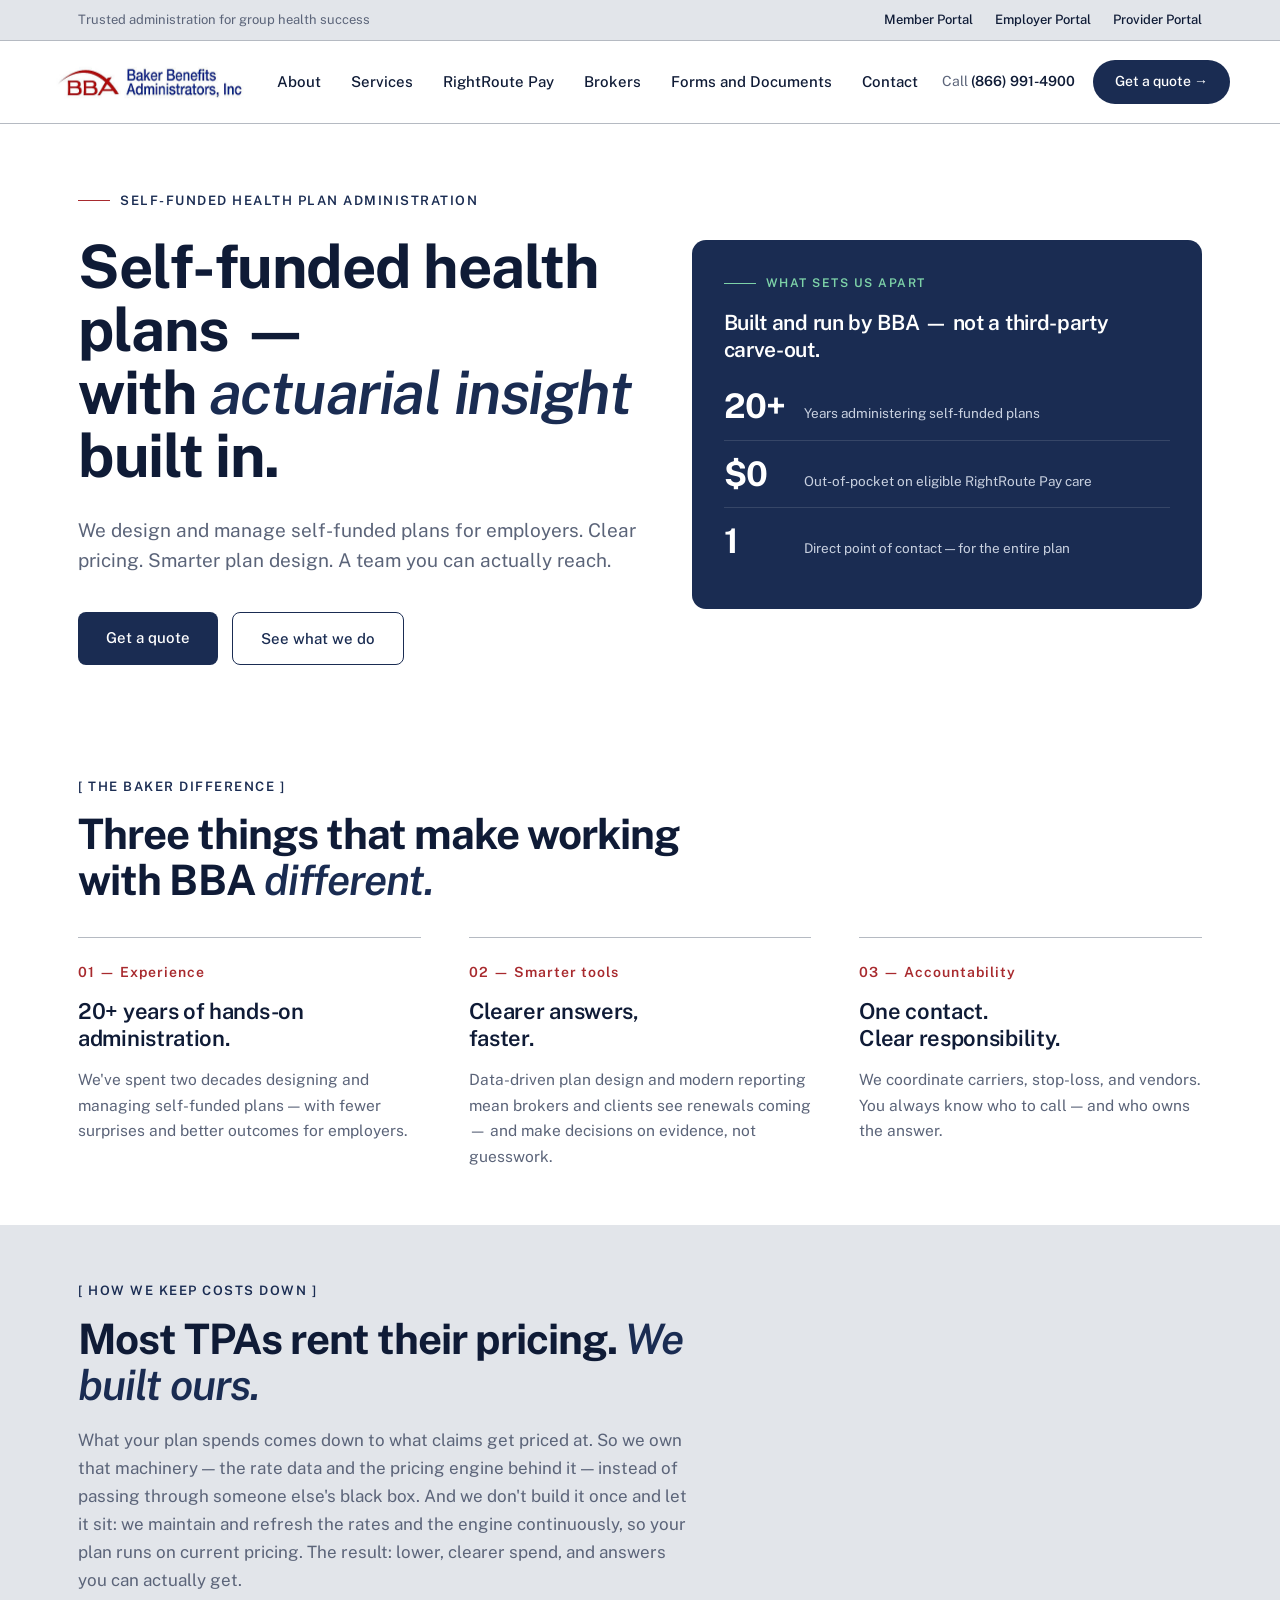
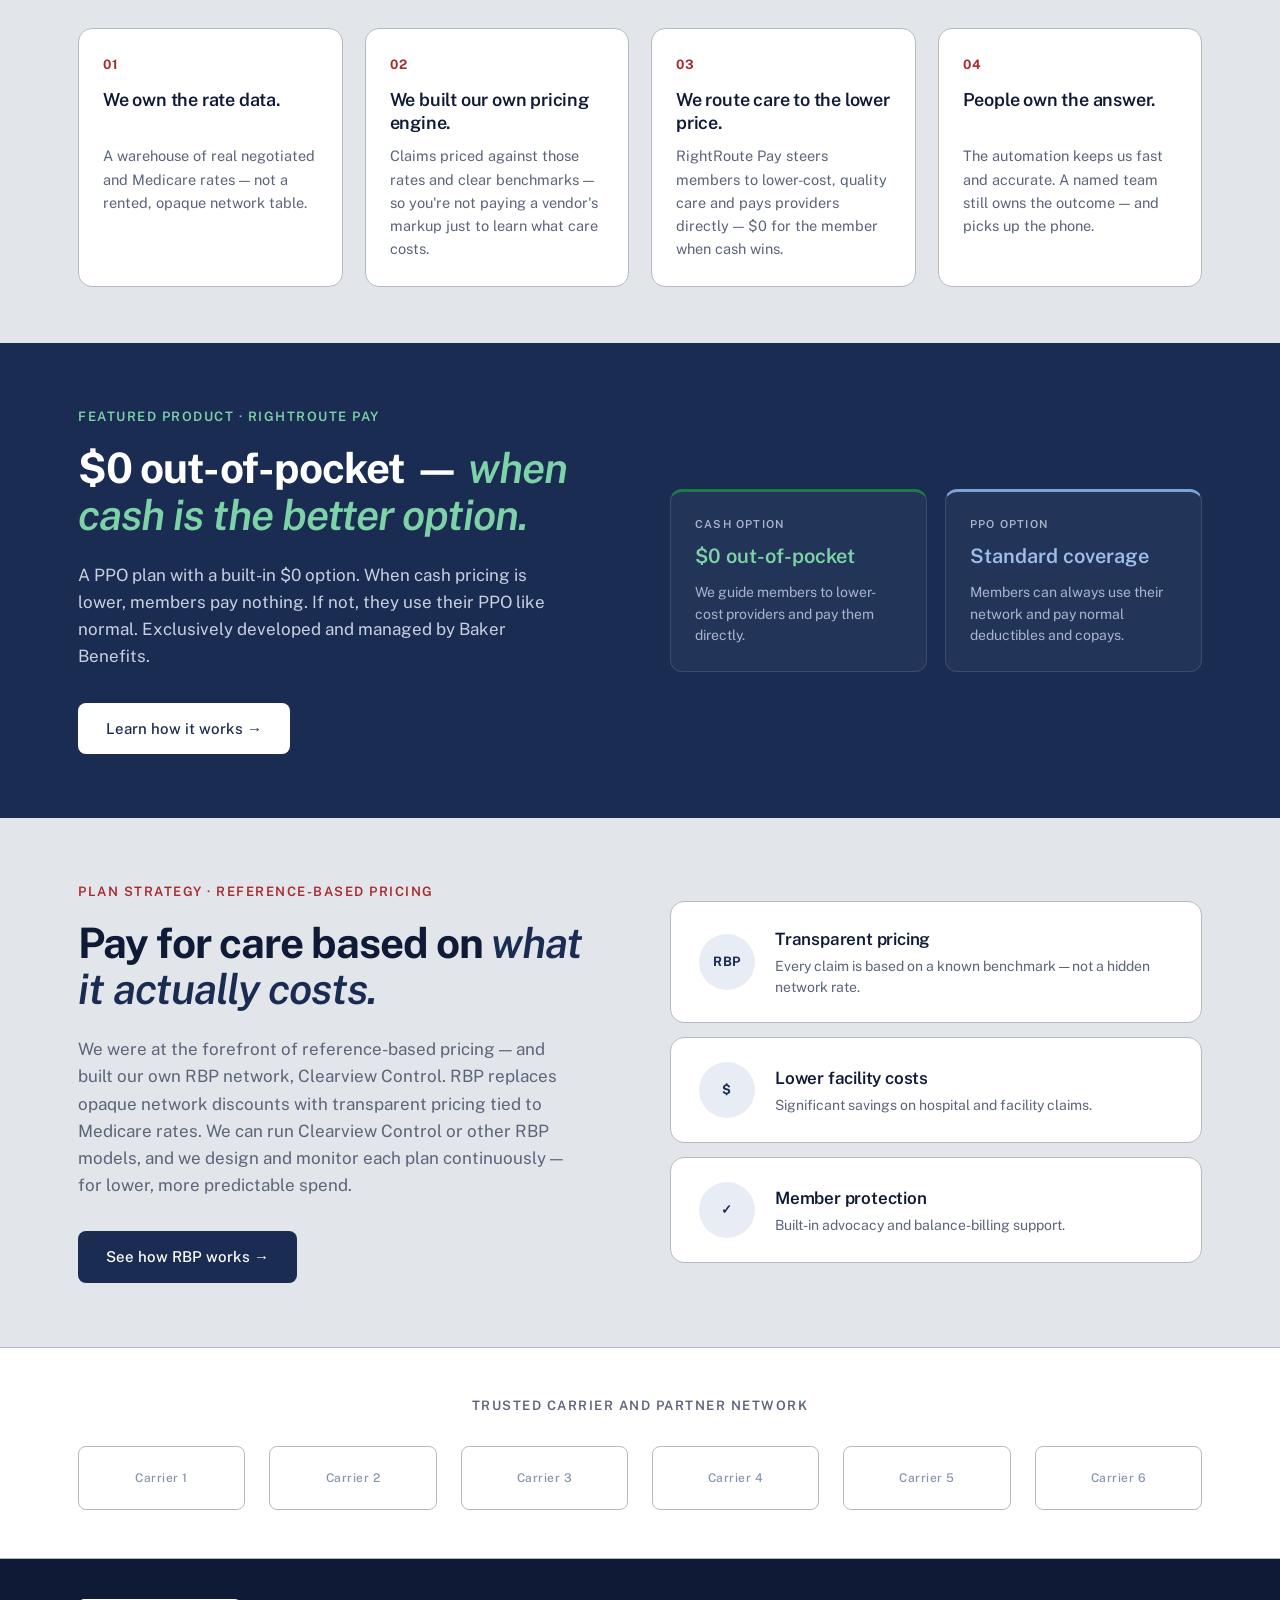
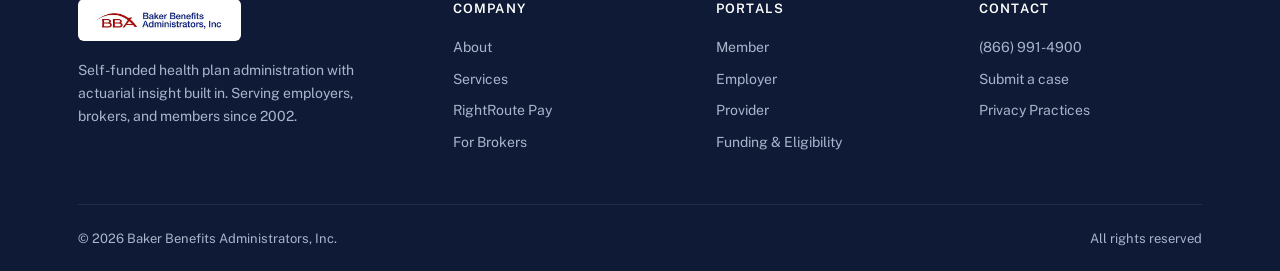
<file: index.html>
<!DOCTYPE html><html lang="en"> <head><meta charset="UTF-8"><meta name="viewport" content="width=device-width, initial-scale=1"><title>Baker Benefits Administrators</title><meta name="description" content="Self-funded health plan administration with actuarial insight built in."><link rel="canonical" href="https://www.bakerba.com/"><link rel="icon" type="image/svg+xml" href="/favicon.svg"><meta property="og:type" content="website"><meta property="og:site_name" content="Baker Benefits Administrators"><meta property="og:title" content="Baker Benefits Administrators"><meta property="og:description" content="Self-funded health plan administration with actuarial insight built in."><meta property="og:url" content="https://www.bakerba.com/"><meta property="og:image" content="https://www.bakerba.com/bba-logo.jpg"><meta name="twitter:card" content="summary"><meta name="twitter:title" content="Baker Benefits Administrators"><meta name="twitter:description" content="Self-funded health plan administration with actuarial insight built in."><meta name="twitter:image" content="https://www.bakerba.com/bba-logo.jpg"><link rel="preconnect" href="https://fonts.googleapis.com"><link rel="preconnect" href="https://fonts.gstatic.com" crossorigin><link href="https://fonts.googleapis.com/css2?family=Public+Sans:wght@400;500;600;700&display=swap" rel="stylesheet"><style>:root{--navy:#1A2C52;--navy-deep:#0F1B36;--navy-soft:#3B4F7C;--navy-tint:#E8ECF4;--red:#A82A2E;--green:#1F7A4A;--green-deep:#155434;--green-soft:#E8F2EC;--green-light:#7DD2A8;--paper:#FFFFFF;--gray-50:#E2E5EA;--gray-100:#CFD3DA;--line:#B5BAC2;--line-strong:#CDD4DF;--ink:#0F1B36;--ink-soft:#5B6479;--ink-muted:#8593AE;--radius:14px}*{box-sizing:border-box;margin:0;padding:0}html{scroll-behavior:smooth}body{font-family:Public Sans,Helvetica Neue,Arial,sans-serif;background:var(--paper);color:var(--ink);line-height:1.55;-webkit-font-smoothing:antialiased}.container{max-width:1180px;margin:0 auto;padding:0 28px}a{color:inherit;text-decoration:none}img{display:block;max-width:100%}.util{position:sticky;top:0;z-index:51;background:var(--gray-50);color:var(--ink-soft);font-size:13px;padding:10px 0;border-bottom:1px solid var(--line)}.util-row{display:flex;justify-content:space-between;align-items:center;flex-wrap:wrap;gap:8px}.util-portals{display:flex;gap:22px}.util-portals a{color:var(--ink);font-weight:500}.util-portals a:hover{color:var(--navy)}header.site{background:var(--paper);border-bottom:1px solid var(--line);position:sticky;top:41px;z-index:50}.nav{display:flex;align-items:center;justify-content:space-between;padding:18px 0;gap:24px}.brand{display:flex;align-items:center;gap:12px}.brand img{height:46px;width:auto;mix-blend-mode:multiply}nav.primary{display:flex;gap:30px}nav.primary a{font-size:15px;color:var(--ink);font-weight:500;white-space:nowrap;padding:6px 0;border-bottom:2px solid transparent;transition:border-color .2s,color .2s}nav.primary a:hover{color:var(--navy);border-bottom-color:var(--red)}nav.primary a.active{color:var(--navy);border-bottom-color:var(--red)}.header-right{display:flex;align-items:center;gap:18px}.call-us{font-size:14px;color:var(--ink-soft);white-space:nowrap}.call-us strong{color:var(--ink);font-weight:600}.cta-pill{background:var(--navy);color:#fff;padding:11px 22px;border-radius:999px;font-size:14px;font-weight:500;transition:background .2s;white-space:nowrap}.cta-pill:hover{background:var(--navy-deep)}.nav-toggle{display:none;background:none;border:0;cursor:pointer;padding:10px;margin-left:6px}.nav-toggle span{display:block;width:22px;height:2px;background:var(--ink);margin:4px 0;border-radius:2px;transition:.2s}footer{background:var(--navy-deep);color:#a8b5cc;padding:40px 0 22px}.ft-grid{display:grid;grid-template-columns:1.5fr 1fr 1fr 1fr;gap:40px;margin-bottom:40px}.ft-brand{margin-bottom:18px}.ft-brand img{height:42px;background:#fff;padding:8px 12px;border-radius:6px}footer p{font-size:14px;line-height:1.65;max-width:34ch}footer h4{color:#fff;font-size:13px;font-weight:600;text-transform:uppercase;letter-spacing:1.2px;margin-bottom:18px}footer a{display:block;font-size:14px;color:#a8b5cc;margin-bottom:10px;transition:color .2s}footer a:hover{color:#fff}.ft-bot{display:flex;justify-content:space-between;padding-top:24px;border-top:1px solid rgba(255,255,255,.08);font-size:13px}.hero-media img{filter:grayscale(.25) contrast(1.03)}.hero-media:after{content:"";position:absolute;inset:0;background:var(--navy);opacity:.16;pointer-events:none}@media(max-width:900px){.util-portals{display:none}.ft-grid{grid-template-columns:1fr 1fr;gap:30px}.call-us{display:none}.nav-toggle{display:block}header.site{position:relative}nav.primary{display:none;position:absolute;top:100%;left:0;right:0;flex-direction:column;gap:0;background:#fff;border-top:1px solid var(--line);box-shadow:0 12px 24px #0f1b361a;padding:6px 0;z-index:60}header.site.nav-open nav.primary{display:flex}nav.primary a{padding:14px 22px;border-bottom:0!important}nav.primary a.active,nav.primary a:hover{background:var(--paper);border-bottom:0!important}}
</style>
<link rel="stylesheet" href="/_astro/index.CCxBDjJq.css"></head> <body> <!-- ============ UTILITY BAR ============ --> <div class="util"> <div class="container util-row"> <div>Trusted administration for group health success</div> <div class="util-portals"> <a href="https://secure.healthx.com/bakerbenefits.member" target="_blank" rel="noopener noreferrer">Member Portal</a> <a href="https://secure.healthx.com/bakerbenefits.employer" target="_blank" rel="noopener noreferrer">Employer Portal</a> <a href="https://secure.healthx.com/bakerbenefits.provider" target="_blank" rel="noopener noreferrer">Provider Portal</a> </div> </div> </div> <!-- ============ HEADER ============ --> <header class="site"> <div class="container nav"> <a href="/" class="brand"> <img src="/bba-logo.jpg" alt="Baker Benefits Administrators"> </a> <nav class="primary" id="primary-nav"> <a href="/about">About</a><a href="/services">Services</a><a href="/rightroute">RightRoute Pay</a><a href="/brokers">Brokers</a><a href="/forms">Forms and Documents</a><a href="/contact">Contact</a> </nav> <div class="header-right"> <span class="call-us">Call <strong>(866) 991-4900</strong></span> <a href="/quote" class="cta-pill">Get a quote →</a> </div> <button class="nav-toggle" aria-label="Open menu" aria-expanded="false" aria-controls="primary-nav"> <span></span><span></span><span></span> </button> </div> </header>   <section class="hero" data-astro-cid-j7pv25f6> <div class="container hero-grid" data-astro-cid-j7pv25f6> <div data-astro-cid-j7pv25f6> <div class="eyebrow" data-astro-cid-j7pv25f6><span class="dash" data-astro-cid-j7pv25f6></span>Self-funded health plan administration</div> <h1 class="headline" data-astro-cid-j7pv25f6>
Self-funded health plans —<br data-astro-cid-j7pv25f6>
with <em data-astro-cid-j7pv25f6>actuarial insight</em><br data-astro-cid-j7pv25f6>
built in.
</h1> <p class="lede" data-astro-cid-j7pv25f6>
We design and manage self-funded plans for employers. Clear pricing. Smarter plan design. A team you can actually reach.
</p> <div class="hero-ctas" data-astro-cid-j7pv25f6> <a href="/contact" class="btn-primary" data-astro-cid-j7pv25f6>Get a quote</a> <a href="/services" class="btn-ghost" data-astro-cid-j7pv25f6>See what we do</a> </div> </div> <aside class="hero-panel" data-astro-cid-j7pv25f6> <div class="hp-eyebrow" data-astro-cid-j7pv25f6><span class="dash" data-astro-cid-j7pv25f6></span>What sets us apart</div> <p class="hp-lead" data-astro-cid-j7pv25f6>Built and run by BBA — not a third-party carve-out.</p> <div class="hp-stats" data-astro-cid-j7pv25f6> <div class="hp-stat" data-astro-cid-j7pv25f6><div class="n" data-astro-cid-j7pv25f6>20+</div><div class="l" data-astro-cid-j7pv25f6>Years administering self-funded plans</div></div> <div class="hp-stat" data-astro-cid-j7pv25f6><div class="n" data-astro-cid-j7pv25f6>$0</div><div class="l" data-astro-cid-j7pv25f6>Out-of-pocket on eligible RightRoute Pay care</div></div> <div class="hp-stat" data-astro-cid-j7pv25f6><div class="n" data-astro-cid-j7pv25f6>1</div><div class="l" data-astro-cid-j7pv25f6>Direct point of contact — for the entire plan</div></div> </div> </aside> </div> </section>  <section class="pillars" data-astro-cid-j7pv25f6> <div class="container" data-astro-cid-j7pv25f6> <div class="sec-head" data-astro-cid-j7pv25f6> <div class="label" data-astro-cid-j7pv25f6>[ The Baker difference ]</div> <h2 data-astro-cid-j7pv25f6>Three things that make working with BBA <em data-astro-cid-j7pv25f6>different.</em></h2> </div> <div class="pillar-grid" data-astro-cid-j7pv25f6> <div class="pillar" data-astro-cid-j7pv25f6> <div class="num" data-astro-cid-j7pv25f6>01 — Experience</div> <h3 data-astro-cid-j7pv25f6>20+ years of hands-on administration.</h3> <p data-astro-cid-j7pv25f6>We've spent two decades designing and managing self-funded plans — with fewer surprises and better outcomes for employers.</p> </div> <div class="pillar" data-astro-cid-j7pv25f6> <div class="num" data-astro-cid-j7pv25f6>02 — Smarter tools</div> <h3 data-astro-cid-j7pv25f6>Clearer answers,<br data-astro-cid-j7pv25f6>faster.</h3> <p data-astro-cid-j7pv25f6>Data-driven plan design and modern reporting mean brokers and clients see renewals coming — and make decisions on evidence, not guesswork.</p> </div> <div class="pillar" data-astro-cid-j7pv25f6> <div class="num" data-astro-cid-j7pv25f6>03 — Accountability</div> <h3 data-astro-cid-j7pv25f6>One contact.<br data-astro-cid-j7pv25f6>Clear responsibility.</h3> <p data-astro-cid-j7pv25f6>We coordinate carriers, stop-loss, and vendors. You always know who to call — and who owns the answer.</p> </div> </div> </div> </section>  <section class="engine" data-astro-cid-j7pv25f6> <div class="container" data-astro-cid-j7pv25f6> <div class="sec-head" data-astro-cid-j7pv25f6> <div class="label" data-astro-cid-j7pv25f6>[ How we keep costs down ]</div> <h2 data-astro-cid-j7pv25f6>Most TPAs rent their pricing. <em data-astro-cid-j7pv25f6>We built ours.</em></h2> <p class="sec-lede" data-astro-cid-j7pv25f6>What your plan spends comes down to what claims get priced at. So we own that machinery — the rate data and the pricing engine behind it — instead of passing through someone else's black box. And we don't build it once and let it sit: we maintain and refresh the rates and the engine continuously, so your plan runs on current pricing. The result: lower, clearer spend, and answers you can actually get.</p> </div> <div class="engine-grid" data-astro-cid-j7pv25f6> <div class="engine-card" data-astro-cid-j7pv25f6> <div class="enum" data-astro-cid-j7pv25f6>01</div> <h3 data-astro-cid-j7pv25f6>We own the rate data.</h3> <p data-astro-cid-j7pv25f6>A warehouse of real negotiated and Medicare rates — not a rented, opaque network table.</p> </div> <div class="engine-card" data-astro-cid-j7pv25f6> <div class="enum" data-astro-cid-j7pv25f6>02</div> <h3 data-astro-cid-j7pv25f6>We built our own pricing engine.</h3> <p data-astro-cid-j7pv25f6>Claims priced against those rates and clear benchmarks — so you're not paying a vendor's markup just to learn what care costs.</p> </div> <div class="engine-card" data-astro-cid-j7pv25f6> <div class="enum" data-astro-cid-j7pv25f6>03</div> <h3 data-astro-cid-j7pv25f6>We route care to the lower price.</h3> <p data-astro-cid-j7pv25f6>RightRoute Pay steers members to lower-cost, quality care and pays providers directly — $0 for the member when cash wins.</p> </div> <div class="engine-card" data-astro-cid-j7pv25f6> <div class="enum" data-astro-cid-j7pv25f6>04</div> <h3 data-astro-cid-j7pv25f6>People own the answer.</h3> <p data-astro-cid-j7pv25f6>The automation keeps us fast and accurate. A named team still owns the outcome — and picks up the phone.</p> </div> </div> </div> </section>  <section class="rrp" id="rightroute" data-astro-cid-j7pv25f6> <div class="container rrp-grid" data-astro-cid-j7pv25f6> <div data-astro-cid-j7pv25f6> <div class="label" data-astro-cid-j7pv25f6>Featured product · RightRoute Pay</div> <h2 data-astro-cid-j7pv25f6>$0 out-of-pocket — <em data-astro-cid-j7pv25f6>when cash is the better option.</em></h2> <p class="desc" data-astro-cid-j7pv25f6>A PPO plan with a built-in $0 option. When cash pricing is lower, members pay nothing. If not, they use their PPO like normal. Exclusively developed and managed by Baker Benefits.</p> <a href="/rightroute" class="rrp-btn" data-astro-cid-j7pv25f6>Learn how it works →</a> </div> <div class="rrp-cards" data-astro-cid-j7pv25f6> <div class="rrp-card cash" data-astro-cid-j7pv25f6> <div class="tag" data-astro-cid-j7pv25f6>Cash option</div> <h4 data-astro-cid-j7pv25f6>$0 out-of-pocket</h4> <p data-astro-cid-j7pv25f6>We guide members to lower-cost providers and pay them directly.</p> </div> <div class="rrp-card ppo" data-astro-cid-j7pv25f6> <div class="tag" data-astro-cid-j7pv25f6>PPO option</div> <h4 data-astro-cid-j7pv25f6>Standard coverage</h4> <p data-astro-cid-j7pv25f6>Members can always use their network and pay normal deductibles and copays.</p> </div> </div> </div> </section>  <section class="rbp" id="rbp" data-astro-cid-j7pv25f6> <div class="container rbp-grid" data-astro-cid-j7pv25f6> <div data-astro-cid-j7pv25f6> <div class="label" data-astro-cid-j7pv25f6>Plan strategy · Reference-Based Pricing</div> <h2 data-astro-cid-j7pv25f6>Pay for care based on <em data-astro-cid-j7pv25f6>what it actually costs.</em></h2> <p class="desc" data-astro-cid-j7pv25f6>We were at the forefront of reference-based pricing — and built our own RBP network, Clearview Control. RBP replaces opaque network discounts with transparent pricing tied to Medicare rates. We can run Clearview Control or other RBP models, and we design and monitor each plan continuously — for lower, more predictable spend.</p> <a href="#" class="rbp-btn" data-astro-cid-j7pv25f6>See how RBP works →</a> </div> <div class="rbp-stats" data-astro-cid-j7pv25f6> <div class="rbp-stat" data-astro-cid-j7pv25f6> <div class="icon" data-astro-cid-j7pv25f6>RBP</div> <div data-astro-cid-j7pv25f6> <h4 data-astro-cid-j7pv25f6>Transparent pricing</h4> <p data-astro-cid-j7pv25f6>Every claim is based on a known benchmark — not a hidden network rate.</p> </div> </div> <div class="rbp-stat" data-astro-cid-j7pv25f6> <div class="icon" data-astro-cid-j7pv25f6>$</div> <div data-astro-cid-j7pv25f6> <h4 data-astro-cid-j7pv25f6>Lower facility costs</h4> <p data-astro-cid-j7pv25f6>Significant savings on hospital and facility claims.</p> </div> </div> <div class="rbp-stat" data-astro-cid-j7pv25f6> <div class="icon" data-astro-cid-j7pv25f6>✓</div> <div data-astro-cid-j7pv25f6> <h4 data-astro-cid-j7pv25f6>Member protection</h4> <p data-astro-cid-j7pv25f6>Built-in advocacy and balance-billing support.</p> </div> </div> </div> </div> </section>  <section class="carriers" data-astro-cid-j7pv25f6> <div class="container" data-astro-cid-j7pv25f6> <div class="label" data-astro-cid-j7pv25f6>Trusted carrier and partner network</div> <div class="carrier-grid" data-astro-cid-j7pv25f6> <div class="carrier-slot" data-astro-cid-j7pv25f6>Carrier 1</div> <div class="carrier-slot" data-astro-cid-j7pv25f6>Carrier 2</div> <div class="carrier-slot" data-astro-cid-j7pv25f6>Carrier 3</div> <div class="carrier-slot" data-astro-cid-j7pv25f6>Carrier 4</div> <div class="carrier-slot" data-astro-cid-j7pv25f6>Carrier 5</div> <div class="carrier-slot" data-astro-cid-j7pv25f6>Carrier 6</div> </div> </div> </section>  <!-- ============ FOOTER ============ --> <footer> <div class="container"> <div class="ft-grid"> <div> <div class="ft-brand"> <img src="/bba-logo.jpg" alt="BBA"> </div> <p>Self-funded health plan administration with actuarial insight built in. Serving employers, brokers, and members since 2002.</p> </div> <div> <h4>Company</h4> <a href="#about">About</a><a href="/services">Services</a><a href="/rightroute">RightRoute Pay</a><a href="#brokers">For Brokers</a> </div><div> <h4>Portals</h4> <a href="#">Member</a><a href="#">Employer</a><a href="#">Provider</a><a href="#">Funding &amp; Eligibility</a> </div><div> <h4>Contact</h4> <a href="tel:8669914900">(866) 991-4900</a><a href="/brokers">Submit a case</a><a href="/privacy">Privacy Practices</a> </div> </div> <div class="ft-bot"> <div>© 2026 Baker Benefits Administrators, Inc.</div> <div>All rights reserved</div> </div> </div> </footer> <script>
  (function () {
    var btn = document.querySelector('.nav-toggle');
    var hdr = document.querySelector('header.site');
    if (!btn || !hdr) return;
    btn.addEventListener('click', function () {
      var open = hdr.classList.toggle('nav-open');
      btn.setAttribute('aria-expanded', open ? 'true' : 'false');
      btn.setAttribute('aria-label', open ? 'Close menu' : 'Open menu');
    });
    hdr.querySelectorAll('nav.primary a').forEach(function (a) {
      a.addEventListener('click', function () {
        hdr.classList.remove('nav-open');
        btn.setAttribute('aria-expanded', 'false');
      });
    });
  })();
</script> </body> </html>
</file>
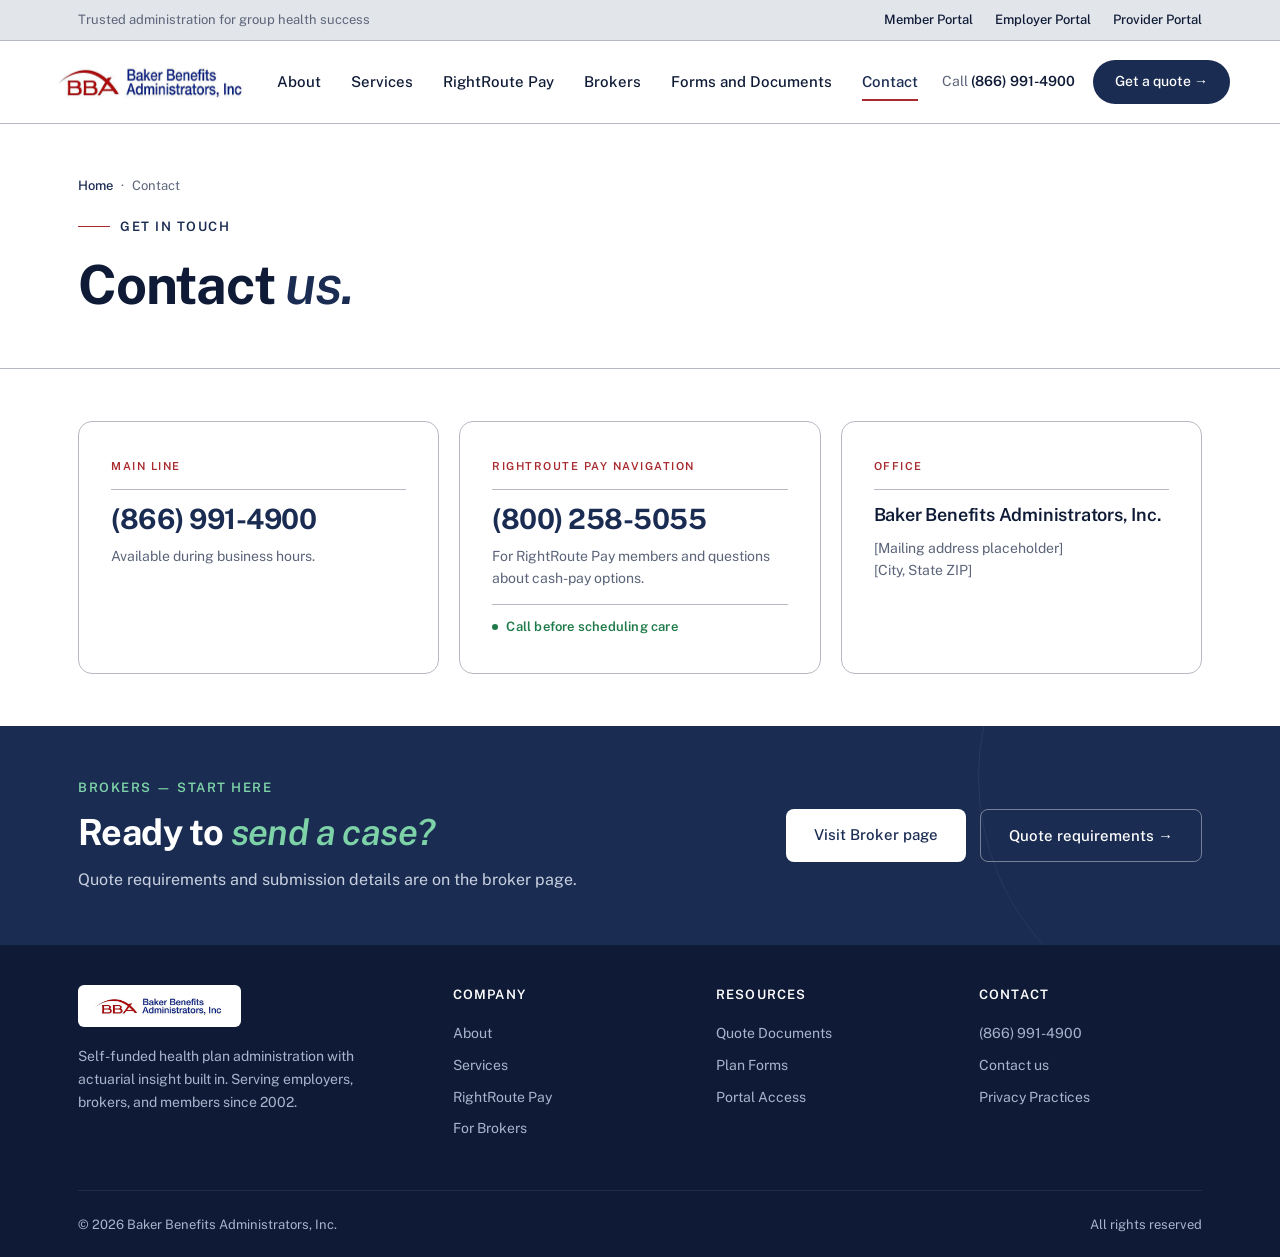
<file: contact/index.html>
<!DOCTYPE html><html lang="en"> <head><meta charset="UTF-8"><meta name="viewport" content="width=device-width, initial-scale=1"><title>Contact — Baker Benefits Administrators</title><meta name="description" content="Self-funded health plan administration with actuarial insight built in."><link rel="canonical" href="https://www.bakerba.com/contact/"><link rel="icon" type="image/svg+xml" href="/favicon.svg"><meta property="og:type" content="website"><meta property="og:site_name" content="Baker Benefits Administrators"><meta property="og:title" content="Contact — Baker Benefits Administrators"><meta property="og:description" content="Self-funded health plan administration with actuarial insight built in."><meta property="og:url" content="https://www.bakerba.com/contact/"><meta property="og:image" content="https://www.bakerba.com/bba-logo.jpg"><meta name="twitter:card" content="summary"><meta name="twitter:title" content="Contact — Baker Benefits Administrators"><meta name="twitter:description" content="Self-funded health plan administration with actuarial insight built in."><meta name="twitter:image" content="https://www.bakerba.com/bba-logo.jpg"><link rel="preconnect" href="https://fonts.googleapis.com"><link rel="preconnect" href="https://fonts.gstatic.com" crossorigin><link href="https://fonts.googleapis.com/css2?family=Public+Sans:wght@400;500;600;700&display=swap" rel="stylesheet"><style>:root{--navy:#1A2C52;--navy-deep:#0F1B36;--navy-soft:#3B4F7C;--navy-tint:#E8ECF4;--red:#A82A2E;--green:#1F7A4A;--green-deep:#155434;--green-soft:#E8F2EC;--green-light:#7DD2A8;--paper:#FFFFFF;--gray-50:#E2E5EA;--gray-100:#CFD3DA;--line:#B5BAC2;--line-strong:#CDD4DF;--ink:#0F1B36;--ink-soft:#5B6479;--ink-muted:#8593AE;--radius:14px}*{box-sizing:border-box;margin:0;padding:0}html{scroll-behavior:smooth}body{font-family:Public Sans,Helvetica Neue,Arial,sans-serif;background:var(--paper);color:var(--ink);line-height:1.55;-webkit-font-smoothing:antialiased}.container{max-width:1180px;margin:0 auto;padding:0 28px}a{color:inherit;text-decoration:none}img{display:block;max-width:100%}.util{position:sticky;top:0;z-index:51;background:var(--gray-50);color:var(--ink-soft);font-size:13px;padding:10px 0;border-bottom:1px solid var(--line)}.util-row{display:flex;justify-content:space-between;align-items:center;flex-wrap:wrap;gap:8px}.util-portals{display:flex;gap:22px}.util-portals a{color:var(--ink);font-weight:500}.util-portals a:hover{color:var(--navy)}header.site{background:var(--paper);border-bottom:1px solid var(--line);position:sticky;top:41px;z-index:50}.nav{display:flex;align-items:center;justify-content:space-between;padding:18px 0;gap:24px}.brand{display:flex;align-items:center;gap:12px}.brand img{height:46px;width:auto;mix-blend-mode:multiply}nav.primary{display:flex;gap:30px}nav.primary a{font-size:15px;color:var(--ink);font-weight:500;white-space:nowrap;padding:6px 0;border-bottom:2px solid transparent;transition:border-color .2s,color .2s}nav.primary a:hover{color:var(--navy);border-bottom-color:var(--red)}nav.primary a.active{color:var(--navy);border-bottom-color:var(--red)}.header-right{display:flex;align-items:center;gap:18px}.call-us{font-size:14px;color:var(--ink-soft);white-space:nowrap}.call-us strong{color:var(--ink);font-weight:600}.cta-pill{background:var(--navy);color:#fff;padding:11px 22px;border-radius:999px;font-size:14px;font-weight:500;transition:background .2s;white-space:nowrap}.cta-pill:hover{background:var(--navy-deep)}.nav-toggle{display:none;background:none;border:0;cursor:pointer;padding:10px;margin-left:6px}.nav-toggle span{display:block;width:22px;height:2px;background:var(--ink);margin:4px 0;border-radius:2px;transition:.2s}footer{background:var(--navy-deep);color:#a8b5cc;padding:40px 0 22px}.ft-grid{display:grid;grid-template-columns:1.5fr 1fr 1fr 1fr;gap:40px;margin-bottom:40px}.ft-brand{margin-bottom:18px}.ft-brand img{height:42px;background:#fff;padding:8px 12px;border-radius:6px}footer p{font-size:14px;line-height:1.65;max-width:34ch}footer h4{color:#fff;font-size:13px;font-weight:600;text-transform:uppercase;letter-spacing:1.2px;margin-bottom:18px}footer a{display:block;font-size:14px;color:#a8b5cc;margin-bottom:10px;transition:color .2s}footer a:hover{color:#fff}.ft-bot{display:flex;justify-content:space-between;padding-top:24px;border-top:1px solid rgba(255,255,255,.08);font-size:13px}.hero-media img{filter:grayscale(.25) contrast(1.03)}.hero-media:after{content:"";position:absolute;inset:0;background:var(--navy);opacity:.16;pointer-events:none}@media(max-width:900px){.util-portals{display:none}.ft-grid{grid-template-columns:1fr 1fr;gap:30px}.call-us{display:none}.nav-toggle{display:block}header.site{position:relative}nav.primary{display:none;position:absolute;top:100%;left:0;right:0;flex-direction:column;gap:0;background:#fff;border-top:1px solid var(--line);box-shadow:0 12px 24px #0f1b361a;padding:6px 0;z-index:60}header.site.nav-open nav.primary{display:flex}nav.primary a{padding:14px 22px;border-bottom:0!important}nav.primary a.active,nav.primary a:hover{background:var(--paper);border-bottom:0!important}}
</style>
<link rel="stylesheet" href="/_astro/contact.BkSCbjyV.css"></head> <body> <!-- ============ UTILITY BAR ============ --> <div class="util"> <div class="container util-row"> <div>Trusted administration for group health success</div> <div class="util-portals"> <a href="https://secure.healthx.com/bakerbenefits.member" target="_blank" rel="noopener noreferrer">Member Portal</a> <a href="https://secure.healthx.com/bakerbenefits.employer" target="_blank" rel="noopener noreferrer">Employer Portal</a> <a href="https://secure.healthx.com/bakerbenefits.provider" target="_blank" rel="noopener noreferrer">Provider Portal</a> </div> </div> </div> <!-- ============ HEADER ============ --> <header class="site"> <div class="container nav"> <a href="/" class="brand"> <img src="/bba-logo.jpg" alt="Baker Benefits Administrators"> </a> <nav class="primary" id="primary-nav"> <a href="/about">About</a><a href="/services">Services</a><a href="/rightroute">RightRoute Pay</a><a href="/brokers">Brokers</a><a href="/forms">Forms and Documents</a><a href="#" class="active">Contact</a> </nav> <div class="header-right"> <span class="call-us">Call <strong>(866) 991-4900</strong></span> <a href="/quote" class="cta-pill">Get a quote →</a> </div> <button class="nav-toggle" aria-label="Open menu" aria-expanded="false" aria-controls="primary-nav"> <span></span><span></span><span></span> </button> </div> </header>  <section class="page-hero" data-astro-cid-uw5kdbxl> <div class="container" data-astro-cid-uw5kdbxl> <div class="breadcrumb" data-astro-cid-uw5kdbxl> <a href="/" data-astro-cid-uw5kdbxl>Home</a> <span data-astro-cid-uw5kdbxl>·</span> <span data-astro-cid-uw5kdbxl>Contact</span> </div> <div class="eyebrow" data-astro-cid-uw5kdbxl><span class="dash" data-astro-cid-uw5kdbxl></span>Get in touch</div> <h1 data-astro-cid-uw5kdbxl>Contact <em data-astro-cid-uw5kdbxl>us.</em></h1> </div> </section> <section class="audiences" data-astro-cid-uw5kdbxl> <div class="container" data-astro-cid-uw5kdbxl> <div class="aud-grid" data-astro-cid-uw5kdbxl> <div class="aud-card" data-astro-cid-uw5kdbxl> <div class="label" data-astro-cid-uw5kdbxl>Main line</div> <div class="aud-phone" data-astro-cid-uw5kdbxl><a href="tel:8669914900" data-astro-cid-uw5kdbxl>(866) 991-4900</a></div> <p data-astro-cid-uw5kdbxl>Available during business hours.</p> </div> <div class="aud-card" data-astro-cid-uw5kdbxl> <div class="label" data-astro-cid-uw5kdbxl>RightRoute Pay navigation</div> <div class="aud-phone" data-astro-cid-uw5kdbxl><a href="tel:8002585055" data-astro-cid-uw5kdbxl>(800) 258-5055</a></div> <p data-astro-cid-uw5kdbxl>For RightRoute Pay members and questions about cash-pay options.</p> <span class="aud-emphasis" data-astro-cid-uw5kdbxl>Call before scheduling care</span> </div> <div class="aud-card" data-astro-cid-uw5kdbxl> <div class="label" data-astro-cid-uw5kdbxl>Office</div> <div class="aud-org" data-astro-cid-uw5kdbxl>Baker Benefits Administrators, Inc.</div> <p data-astro-cid-uw5kdbxl>[Mailing address placeholder]<br data-astro-cid-uw5kdbxl>[City, State ZIP]</p> </div> </div> </div> </section> <section class="cta-strip" data-astro-cid-uw5kdbxl> <div class="container cta-strip-grid" data-astro-cid-uw5kdbxl> <div data-astro-cid-uw5kdbxl> <div class="cta-label" data-astro-cid-uw5kdbxl>Brokers — start here</div> <h2 data-astro-cid-uw5kdbxl>Ready to <em data-astro-cid-uw5kdbxl>send a case?</em></h2> <p data-astro-cid-uw5kdbxl>Quote requirements and submission details are on the broker page.</p> </div> <div class="cta-strip-actions" data-astro-cid-uw5kdbxl> <a href="/brokers" class="btn-light" data-astro-cid-uw5kdbxl>Visit Broker page</a> <a href="/forms#quote-docs" class="btn-outline-light" data-astro-cid-uw5kdbxl>Quote requirements →</a> </div> </div> </section>  <!-- ============ FOOTER ============ --> <footer> <div class="container"> <div class="ft-grid"> <div> <div class="ft-brand"> <img src="/bba-logo.jpg" alt="BBA"> </div> <p>Self-funded health plan administration with actuarial insight built in. Serving employers, brokers, and members since 2002.</p> </div> <div> <h4>Company</h4> <a href="/about">About</a><a href="/services">Services</a><a href="/rightroute">RightRoute Pay</a><a href="/brokers">For Brokers</a> </div><div> <h4>Resources</h4> <a href="/forms#quote-docs">Quote Documents</a><a href="/forms#plan-forms">Plan Forms</a><a href="/forms#portals">Portal Access</a> </div><div> <h4>Contact</h4> <a href="tel:8669914900">(866) 991-4900</a><a href="#">Contact us</a><a href="/privacy">Privacy Practices</a> </div> </div> <div class="ft-bot"> <div>© 2026 Baker Benefits Administrators, Inc.</div> <div>All rights reserved</div> </div> </div> </footer> <script>
  (function () {
    var btn = document.querySelector('.nav-toggle');
    var hdr = document.querySelector('header.site');
    if (!btn || !hdr) return;
    btn.addEventListener('click', function () {
      var open = hdr.classList.toggle('nav-open');
      btn.setAttribute('aria-expanded', open ? 'true' : 'false');
      btn.setAttribute('aria-label', open ? 'Close menu' : 'Open menu');
    });
    hdr.querySelectorAll('nav.primary a').forEach(function (a) {
      a.addEventListener('click', function () {
        hdr.classList.remove('nav-open');
        btn.setAttribute('aria-expanded', 'false');
      });
    });
  })();
</script> </body> </html>
</file>
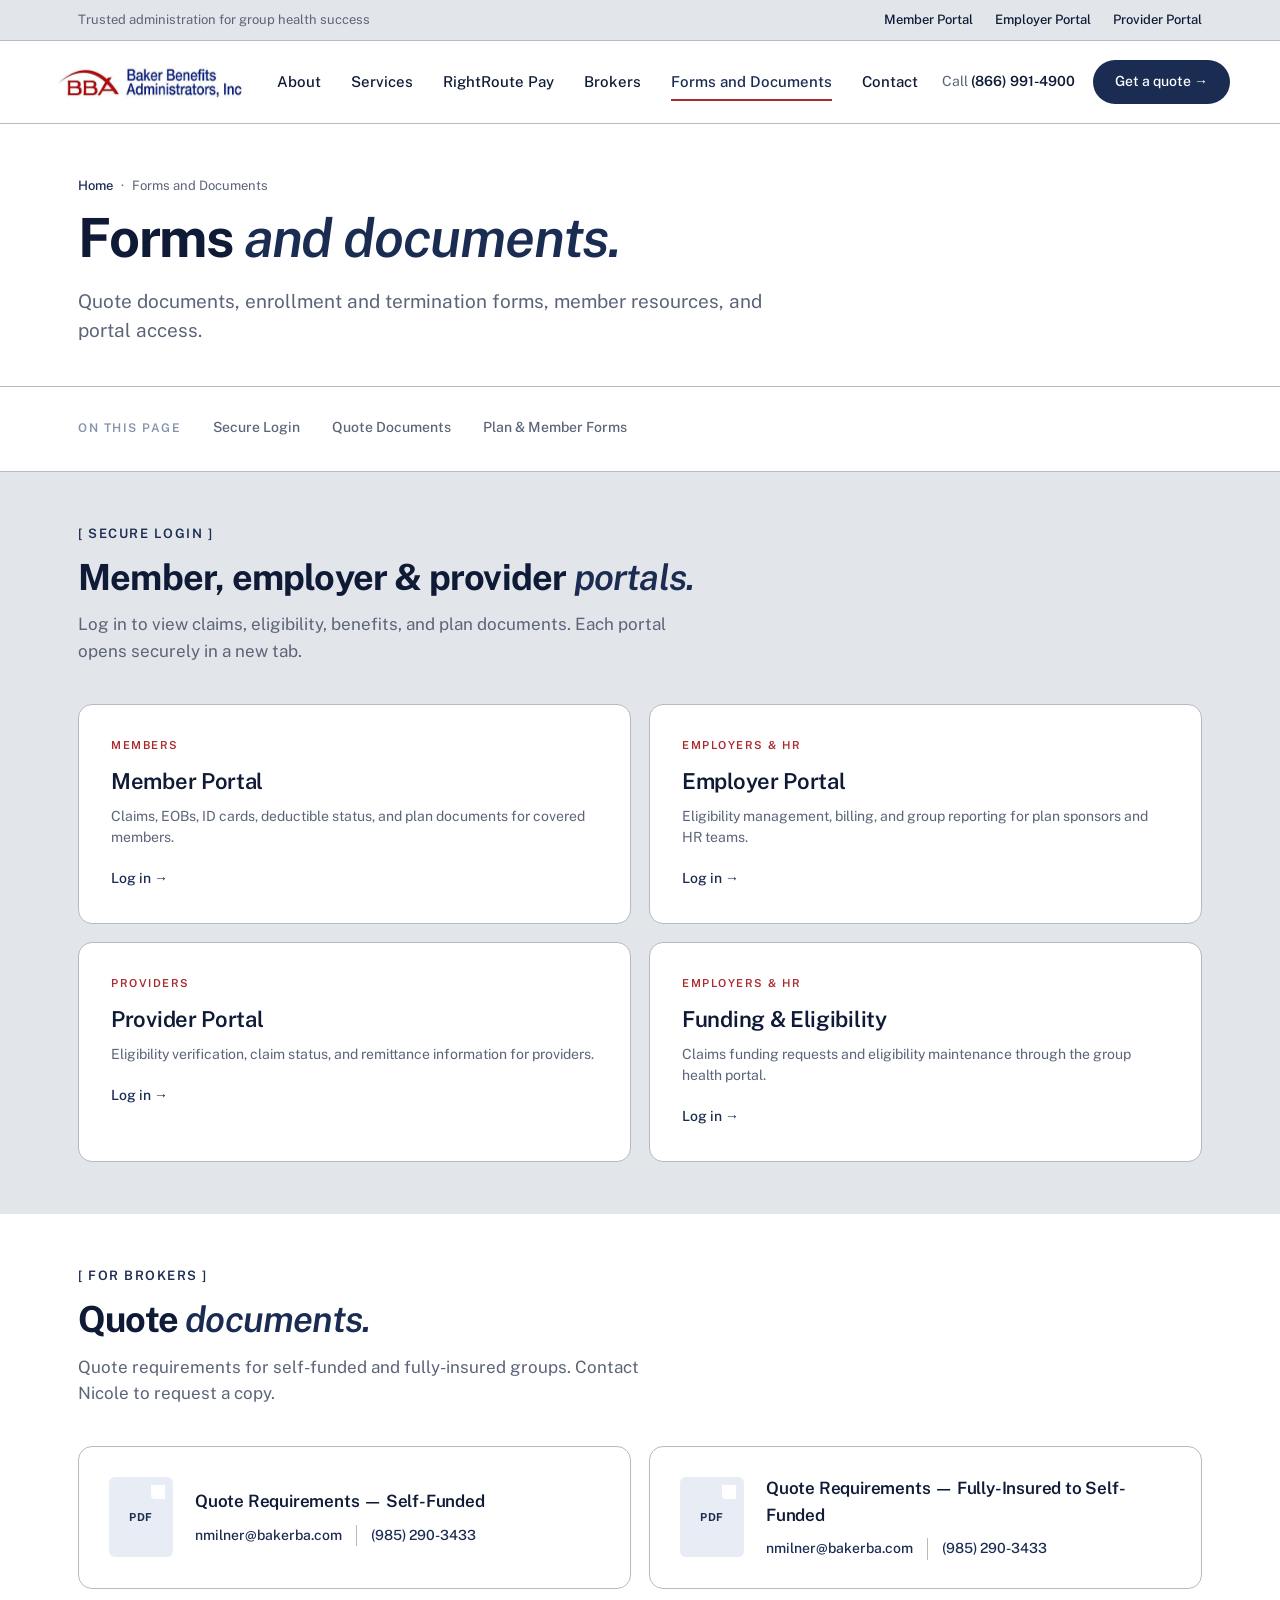
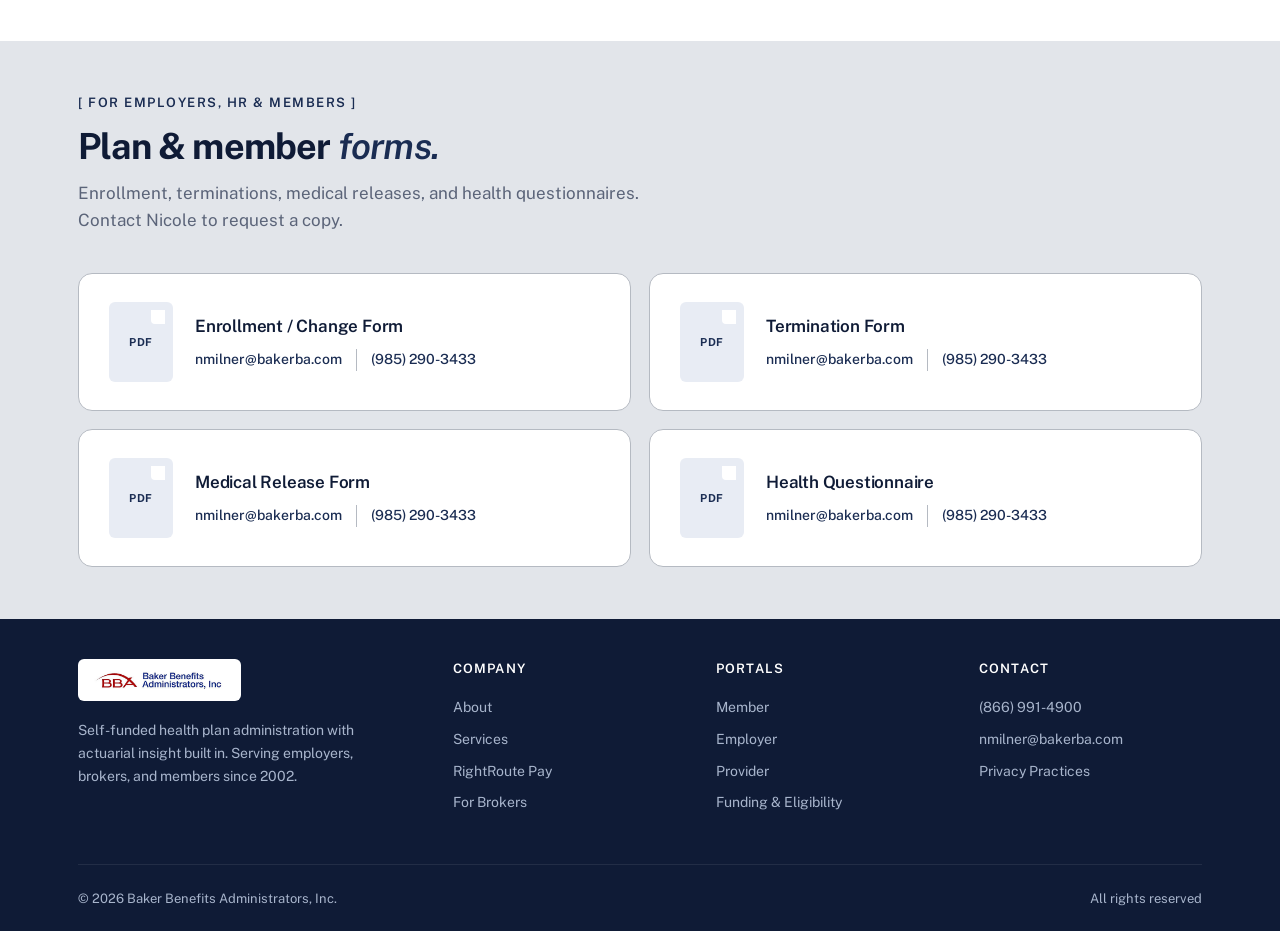
<file: forms/index.html>
<!DOCTYPE html><html lang="en"> <head><meta charset="UTF-8"><meta name="viewport" content="width=device-width, initial-scale=1"><title>Forms and Documents — Baker Benefits Administrators</title><meta name="description" content="Self-funded health plan administration with actuarial insight built in."><link rel="canonical" href="https://www.bakerba.com/forms/"><link rel="icon" type="image/svg+xml" href="/favicon.svg"><meta property="og:type" content="website"><meta property="og:site_name" content="Baker Benefits Administrators"><meta property="og:title" content="Forms and Documents — Baker Benefits Administrators"><meta property="og:description" content="Self-funded health plan administration with actuarial insight built in."><meta property="og:url" content="https://www.bakerba.com/forms/"><meta property="og:image" content="https://www.bakerba.com/bba-logo.jpg"><meta name="twitter:card" content="summary"><meta name="twitter:title" content="Forms and Documents — Baker Benefits Administrators"><meta name="twitter:description" content="Self-funded health plan administration with actuarial insight built in."><meta name="twitter:image" content="https://www.bakerba.com/bba-logo.jpg"><link rel="preconnect" href="https://fonts.googleapis.com"><link rel="preconnect" href="https://fonts.gstatic.com" crossorigin><link href="https://fonts.googleapis.com/css2?family=Public+Sans:wght@400;500;600;700&display=swap" rel="stylesheet"><style>:root{--navy:#1A2C52;--navy-deep:#0F1B36;--navy-soft:#3B4F7C;--navy-tint:#E8ECF4;--red:#A82A2E;--green:#1F7A4A;--green-deep:#155434;--green-soft:#E8F2EC;--green-light:#7DD2A8;--paper:#FFFFFF;--gray-50:#E2E5EA;--gray-100:#CFD3DA;--line:#B5BAC2;--line-strong:#CDD4DF;--ink:#0F1B36;--ink-soft:#5B6479;--ink-muted:#8593AE;--radius:14px}*{box-sizing:border-box;margin:0;padding:0}html{scroll-behavior:smooth}body{font-family:Public Sans,Helvetica Neue,Arial,sans-serif;background:var(--paper);color:var(--ink);line-height:1.55;-webkit-font-smoothing:antialiased}.container{max-width:1180px;margin:0 auto;padding:0 28px}a{color:inherit;text-decoration:none}img{display:block;max-width:100%}.util{position:sticky;top:0;z-index:51;background:var(--gray-50);color:var(--ink-soft);font-size:13px;padding:10px 0;border-bottom:1px solid var(--line)}.util-row{display:flex;justify-content:space-between;align-items:center;flex-wrap:wrap;gap:8px}.util-portals{display:flex;gap:22px}.util-portals a{color:var(--ink);font-weight:500}.util-portals a:hover{color:var(--navy)}header.site{background:var(--paper);border-bottom:1px solid var(--line);position:sticky;top:41px;z-index:50}.nav{display:flex;align-items:center;justify-content:space-between;padding:18px 0;gap:24px}.brand{display:flex;align-items:center;gap:12px}.brand img{height:46px;width:auto;mix-blend-mode:multiply}nav.primary{display:flex;gap:30px}nav.primary a{font-size:15px;color:var(--ink);font-weight:500;white-space:nowrap;padding:6px 0;border-bottom:2px solid transparent;transition:border-color .2s,color .2s}nav.primary a:hover{color:var(--navy);border-bottom-color:var(--red)}nav.primary a.active{color:var(--navy);border-bottom-color:var(--red)}.header-right{display:flex;align-items:center;gap:18px}.call-us{font-size:14px;color:var(--ink-soft);white-space:nowrap}.call-us strong{color:var(--ink);font-weight:600}.cta-pill{background:var(--navy);color:#fff;padding:11px 22px;border-radius:999px;font-size:14px;font-weight:500;transition:background .2s;white-space:nowrap}.cta-pill:hover{background:var(--navy-deep)}.nav-toggle{display:none;background:none;border:0;cursor:pointer;padding:10px;margin-left:6px}.nav-toggle span{display:block;width:22px;height:2px;background:var(--ink);margin:4px 0;border-radius:2px;transition:.2s}footer{background:var(--navy-deep);color:#a8b5cc;padding:40px 0 22px}.ft-grid{display:grid;grid-template-columns:1.5fr 1fr 1fr 1fr;gap:40px;margin-bottom:40px}.ft-brand{margin-bottom:18px}.ft-brand img{height:42px;background:#fff;padding:8px 12px;border-radius:6px}footer p{font-size:14px;line-height:1.65;max-width:34ch}footer h4{color:#fff;font-size:13px;font-weight:600;text-transform:uppercase;letter-spacing:1.2px;margin-bottom:18px}footer a{display:block;font-size:14px;color:#a8b5cc;margin-bottom:10px;transition:color .2s}footer a:hover{color:#fff}.ft-bot{display:flex;justify-content:space-between;padding-top:24px;border-top:1px solid rgba(255,255,255,.08);font-size:13px}.hero-media img{filter:grayscale(.25) contrast(1.03)}.hero-media:after{content:"";position:absolute;inset:0;background:var(--navy);opacity:.16;pointer-events:none}@media(max-width:900px){.util-portals{display:none}.ft-grid{grid-template-columns:1fr 1fr;gap:30px}.call-us{display:none}.nav-toggle{display:block}header.site{position:relative}nav.primary{display:none;position:absolute;top:100%;left:0;right:0;flex-direction:column;gap:0;background:#fff;border-top:1px solid var(--line);box-shadow:0 12px 24px #0f1b361a;padding:6px 0;z-index:60}header.site.nav-open nav.primary{display:flex}nav.primary a{padding:14px 22px;border-bottom:0!important}nav.primary a.active,nav.primary a:hover{background:var(--paper);border-bottom:0!important}}
</style>
<link rel="stylesheet" href="/_astro/forms.Bfx3dtUT.css"></head> <body> <!-- ============ UTILITY BAR ============ --> <div class="util"> <div class="container util-row"> <div>Trusted administration for group health success</div> <div class="util-portals"> <a href="https://secure.healthx.com/bakerbenefits.member" target="_blank" rel="noopener noreferrer">Member Portal</a> <a href="https://secure.healthx.com/bakerbenefits.employer" target="_blank" rel="noopener noreferrer">Employer Portal</a> <a href="https://secure.healthx.com/bakerbenefits.provider" target="_blank" rel="noopener noreferrer">Provider Portal</a> </div> </div> </div> <!-- ============ HEADER ============ --> <header class="site"> <div class="container nav"> <a href="/" class="brand"> <img src="/bba-logo.jpg" alt="Baker Benefits Administrators"> </a> <nav class="primary" id="primary-nav"> <a href="/about">About</a><a href="/services">Services</a><a href="/rightroute">RightRoute Pay</a><a href="/brokers">Brokers</a><a href="#" class="active">Forms and Documents</a><a href="/contact">Contact</a> </nav> <div class="header-right"> <span class="call-us">Call <strong>(866) 991-4900</strong></span> <a href="/quote" class="cta-pill">Get a quote →</a> </div> <button class="nav-toggle" aria-label="Open menu" aria-expanded="false" aria-controls="primary-nav"> <span></span><span></span><span></span> </button> </div> </header>   <section class="page-hero" data-astro-cid-npe3l3zs> <div class="container" data-astro-cid-npe3l3zs> <div class="breadcrumb" data-astro-cid-npe3l3zs> <a href="/" data-astro-cid-npe3l3zs>Home</a> <span data-astro-cid-npe3l3zs>·</span> <span data-astro-cid-npe3l3zs>Forms and Documents</span> </div> <h1 data-astro-cid-npe3l3zs>Forms <em data-astro-cid-npe3l3zs>and documents.</em></h1> <p data-astro-cid-npe3l3zs>Quote documents, enrollment and termination forms, member resources, and portal access.</p> </div> </section>  <div class="jump-nav" data-astro-cid-npe3l3zs> <div class="container jump-nav-row" data-astro-cid-npe3l3zs> <span class="jump-nav-label" data-astro-cid-npe3l3zs>On this page</span> <a href="#portals" data-astro-cid-npe3l3zs>Secure Login</a> <a href="#quote-docs" data-astro-cid-npe3l3zs>Quote Documents</a> <a href="#plan-forms" data-astro-cid-npe3l3zs>Plan & Member Forms</a> </div> </div>  <section class="resource-section gray" id="portals" data-astro-cid-npe3l3zs> <div class="container" data-astro-cid-npe3l3zs> <div class="sec-label" data-astro-cid-npe3l3zs>[ Secure login ]</div> <h2 data-astro-cid-npe3l3zs>Member, employer & provider <em data-astro-cid-npe3l3zs>portals.</em></h2> <p class="sec-desc" data-astro-cid-npe3l3zs>Log in to view claims, eligibility, benefits, and plan documents. Each portal opens securely in a new tab.</p> <div class="portal-grid" data-astro-cid-npe3l3zs> <a href="https://secure.healthx.com/bakerbenefits.member" class="portal-card" target="_blank" rel="noopener noreferrer" data-astro-cid-npe3l3zs> <div class="label" data-astro-cid-npe3l3zs>Members</div> <h4 data-astro-cid-npe3l3zs>Member Portal</h4> <p data-astro-cid-npe3l3zs>Claims, EOBs, ID cards, deductible status, and plan documents for covered members.</p> <span class="arrow" data-astro-cid-npe3l3zs>Log in →</span> </a> <a href="https://secure.healthx.com/bakerbenefits.employer" class="portal-card" target="_blank" rel="noopener noreferrer" data-astro-cid-npe3l3zs> <div class="label" data-astro-cid-npe3l3zs>Employers & HR</div> <h4 data-astro-cid-npe3l3zs>Employer Portal</h4> <p data-astro-cid-npe3l3zs>Eligibility management, billing, and group reporting for plan sponsors and HR teams.</p> <span class="arrow" data-astro-cid-npe3l3zs>Log in →</span> </a> <a href="https://secure.healthx.com/bakerbenefits.provider" class="portal-card" target="_blank" rel="noopener noreferrer" data-astro-cid-npe3l3zs> <div class="label" data-astro-cid-npe3l3zs>Providers</div> <h4 data-astro-cid-npe3l3zs>Provider Portal</h4> <p data-astro-cid-npe3l3zs>Eligibility verification, claim status, and remittance information for providers.</p> <span class="arrow" data-astro-cid-npe3l3zs>Log in →</span> </a> <a href="https://grouphealth.pristx.com/lin/faces/LinLogin.jsp?themeProfile=bakerba" class="portal-card" target="_blank" rel="noopener noreferrer" data-astro-cid-npe3l3zs> <div class="label" data-astro-cid-npe3l3zs>Employers & HR</div> <h4 data-astro-cid-npe3l3zs>Funding & Eligibility</h4> <p data-astro-cid-npe3l3zs>Claims funding requests and eligibility maintenance through the group health portal.</p> <span class="arrow" data-astro-cid-npe3l3zs>Log in →</span> </a> </div> </div> </section>  <section class="resource-section" id="quote-docs" data-astro-cid-npe3l3zs> <div class="container" data-astro-cid-npe3l3zs> <div class="sec-label" data-astro-cid-npe3l3zs>[ For brokers ]</div> <h2 data-astro-cid-npe3l3zs>Quote <em data-astro-cid-npe3l3zs>documents.</em></h2> <p class="sec-desc" data-astro-cid-npe3l3zs>Quote requirements for self-funded and fully-insured groups. Contact Nicole to request a copy.</p> <div class="resource-grid" data-astro-cid-npe3l3zs> <div class="resource-card" data-astro-cid-npe3l3zs> <div class="resource-icon" data-astro-cid-npe3l3zs>PDF</div> <div class="resource-text" data-astro-cid-npe3l3zs> <h4 data-astro-cid-npe3l3zs>Quote Requirements — Self-Funded</h4> <div class="resource-contact" data-astro-cid-npe3l3zs> <a href="mailto:nmilner@bakerba.com" data-astro-cid-npe3l3zs>nmilner@bakerba.com</a> <a href="tel:9852903433" data-astro-cid-npe3l3zs>(985) 290-3433</a> </div> </div> </div> <div class="resource-card" data-astro-cid-npe3l3zs> <div class="resource-icon" data-astro-cid-npe3l3zs>PDF</div> <div class="resource-text" data-astro-cid-npe3l3zs> <h4 data-astro-cid-npe3l3zs>Quote Requirements — Fully-Insured to Self-Funded</h4> <div class="resource-contact" data-astro-cid-npe3l3zs> <a href="mailto:nmilner@bakerba.com" data-astro-cid-npe3l3zs>nmilner@bakerba.com</a> <a href="tel:9852903433" data-astro-cid-npe3l3zs>(985) 290-3433</a> </div> </div> </div> </div> </div> </section>  <section class="resource-section gray" id="plan-forms" data-astro-cid-npe3l3zs> <div class="container" data-astro-cid-npe3l3zs> <div class="sec-label" data-astro-cid-npe3l3zs>[ For employers, HR & members ]</div> <h2 data-astro-cid-npe3l3zs>Plan & member <em data-astro-cid-npe3l3zs>forms.</em></h2> <p class="sec-desc" data-astro-cid-npe3l3zs>Enrollment, terminations, medical releases, and health questionnaires. Contact Nicole to request a copy.</p> <div class="resource-grid" data-astro-cid-npe3l3zs> <div class="resource-card" data-astro-cid-npe3l3zs> <div class="resource-icon" data-astro-cid-npe3l3zs>PDF</div> <div class="resource-text" data-astro-cid-npe3l3zs> <h4 data-astro-cid-npe3l3zs>Enrollment / Change Form</h4> <div class="resource-contact" data-astro-cid-npe3l3zs> <a href="mailto:nmilner@bakerba.com" data-astro-cid-npe3l3zs>nmilner@bakerba.com</a> <a href="tel:9852903433" data-astro-cid-npe3l3zs>(985) 290-3433</a> </div> </div> </div> <div class="resource-card" data-astro-cid-npe3l3zs> <div class="resource-icon" data-astro-cid-npe3l3zs>PDF</div> <div class="resource-text" data-astro-cid-npe3l3zs> <h4 data-astro-cid-npe3l3zs>Termination Form</h4> <div class="resource-contact" data-astro-cid-npe3l3zs> <a href="mailto:nmilner@bakerba.com" data-astro-cid-npe3l3zs>nmilner@bakerba.com</a> <a href="tel:9852903433" data-astro-cid-npe3l3zs>(985) 290-3433</a> </div> </div> </div> <div class="resource-card" data-astro-cid-npe3l3zs> <div class="resource-icon" data-astro-cid-npe3l3zs>PDF</div> <div class="resource-text" data-astro-cid-npe3l3zs> <h4 data-astro-cid-npe3l3zs>Medical Release Form</h4> <div class="resource-contact" data-astro-cid-npe3l3zs> <a href="mailto:nmilner@bakerba.com" data-astro-cid-npe3l3zs>nmilner@bakerba.com</a> <a href="tel:9852903433" data-astro-cid-npe3l3zs>(985) 290-3433</a> </div> </div> </div> <div class="resource-card" data-astro-cid-npe3l3zs> <div class="resource-icon" data-astro-cid-npe3l3zs>PDF</div> <div class="resource-text" data-astro-cid-npe3l3zs> <h4 data-astro-cid-npe3l3zs>Health Questionnaire</h4> <div class="resource-contact" data-astro-cid-npe3l3zs> <a href="mailto:nmilner@bakerba.com" data-astro-cid-npe3l3zs>nmilner@bakerba.com</a> <a href="tel:9852903433" data-astro-cid-npe3l3zs>(985) 290-3433</a> </div> </div> </div> </div> </div> </section>  <!-- ============ FOOTER ============ --> <footer> <div class="container"> <div class="ft-grid"> <div> <div class="ft-brand"> <img src="/bba-logo.jpg" alt="BBA"> </div> <p>Self-funded health plan administration with actuarial insight built in. Serving employers, brokers, and members since 2002.</p> </div> <div> <h4>Company</h4> <a href="/about">About</a><a href="/services">Services</a><a href="/rightroute">RightRoute Pay</a><a href="/brokers">For Brokers</a> </div><div> <h4>Portals</h4> <a href="#portals">Member</a><a href="#portals">Employer</a><a href="#portals">Provider</a><a href="#portals">Funding &amp; Eligibility</a> </div><div> <h4>Contact</h4> <a href="tel:8669914900">(866) 991-4900</a><a href="mailto:nmilner@bakerba.com">nmilner@bakerba.com</a><a href="/privacy">Privacy Practices</a> </div> </div> <div class="ft-bot"> <div>© 2026 Baker Benefits Administrators, Inc.</div> <div>All rights reserved</div> </div> </div> </footer> <script>
  (function () {
    var btn = document.querySelector('.nav-toggle');
    var hdr = document.querySelector('header.site');
    if (!btn || !hdr) return;
    btn.addEventListener('click', function () {
      var open = hdr.classList.toggle('nav-open');
      btn.setAttribute('aria-expanded', open ? 'true' : 'false');
      btn.setAttribute('aria-label', open ? 'Close menu' : 'Open menu');
    });
    hdr.querySelectorAll('nav.primary a').forEach(function (a) {
      a.addEventListener('click', function () {
        hdr.classList.remove('nav-open');
        btn.setAttribute('aria-expanded', 'false');
      });
    });
  })();
</script> </body> </html>
</file>
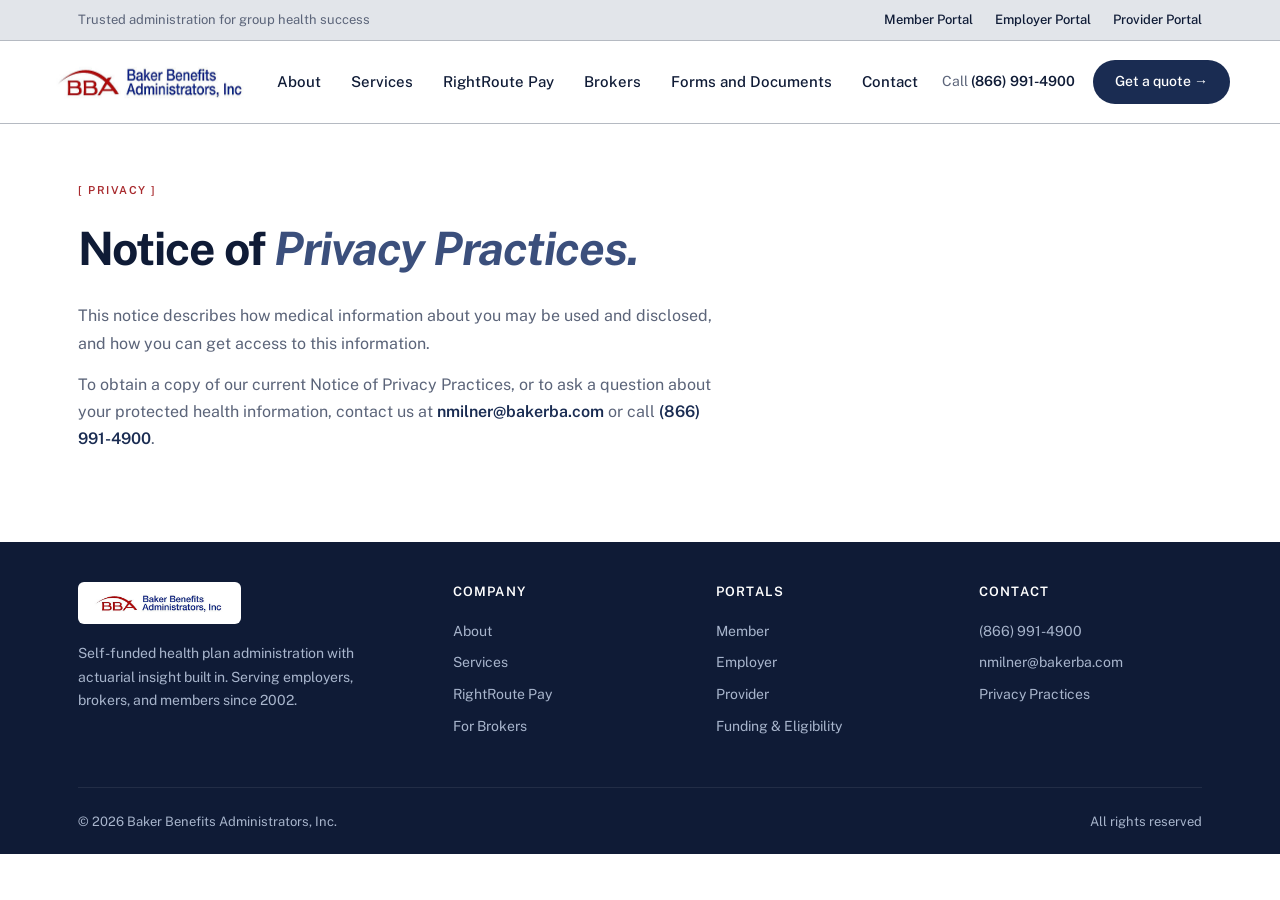
<file: privacy/index.html>
<!DOCTYPE html><html lang="en"> <head><meta charset="UTF-8"><meta name="viewport" content="width=device-width, initial-scale=1"><title>Notice of Privacy Practices — Baker Benefits Administrators</title><meta name="description" content="How Baker Benefits Administrators may use and disclose your protected health information, and how to obtain a copy of our Notice of Privacy Practices."><link rel="canonical" href="https://www.bakerba.com/privacy/"><link rel="icon" type="image/svg+xml" href="/favicon.svg"><meta property="og:type" content="website"><meta property="og:site_name" content="Baker Benefits Administrators"><meta property="og:title" content="Notice of Privacy Practices — Baker Benefits Administrators"><meta property="og:description" content="How Baker Benefits Administrators may use and disclose your protected health information, and how to obtain a copy of our Notice of Privacy Practices."><meta property="og:url" content="https://www.bakerba.com/privacy/"><meta property="og:image" content="https://www.bakerba.com/bba-logo.jpg"><meta name="twitter:card" content="summary"><meta name="twitter:title" content="Notice of Privacy Practices — Baker Benefits Administrators"><meta name="twitter:description" content="How Baker Benefits Administrators may use and disclose your protected health information, and how to obtain a copy of our Notice of Privacy Practices."><meta name="twitter:image" content="https://www.bakerba.com/bba-logo.jpg"><link rel="preconnect" href="https://fonts.googleapis.com"><link rel="preconnect" href="https://fonts.gstatic.com" crossorigin><link href="https://fonts.googleapis.com/css2?family=Public+Sans:wght@400;500;600;700&display=swap" rel="stylesheet"><style>:root{--navy:#1A2C52;--navy-deep:#0F1B36;--navy-soft:#3B4F7C;--navy-tint:#E8ECF4;--red:#A82A2E;--green:#1F7A4A;--green-deep:#155434;--green-soft:#E8F2EC;--green-light:#7DD2A8;--paper:#FFFFFF;--gray-50:#E2E5EA;--gray-100:#CFD3DA;--line:#B5BAC2;--line-strong:#CDD4DF;--ink:#0F1B36;--ink-soft:#5B6479;--ink-muted:#8593AE;--radius:14px}*{box-sizing:border-box;margin:0;padding:0}html{scroll-behavior:smooth}body{font-family:Public Sans,Helvetica Neue,Arial,sans-serif;background:var(--paper);color:var(--ink);line-height:1.55;-webkit-font-smoothing:antialiased}.container{max-width:1180px;margin:0 auto;padding:0 28px}a{color:inherit;text-decoration:none}img{display:block;max-width:100%}.util{position:sticky;top:0;z-index:51;background:var(--gray-50);color:var(--ink-soft);font-size:13px;padding:10px 0;border-bottom:1px solid var(--line)}.util-row{display:flex;justify-content:space-between;align-items:center;flex-wrap:wrap;gap:8px}.util-portals{display:flex;gap:22px}.util-portals a{color:var(--ink);font-weight:500}.util-portals a:hover{color:var(--navy)}header.site{background:var(--paper);border-bottom:1px solid var(--line);position:sticky;top:41px;z-index:50}.nav{display:flex;align-items:center;justify-content:space-between;padding:18px 0;gap:24px}.brand{display:flex;align-items:center;gap:12px}.brand img{height:46px;width:auto;mix-blend-mode:multiply}nav.primary{display:flex;gap:30px}nav.primary a{font-size:15px;color:var(--ink);font-weight:500;white-space:nowrap;padding:6px 0;border-bottom:2px solid transparent;transition:border-color .2s,color .2s}nav.primary a:hover{color:var(--navy);border-bottom-color:var(--red)}nav.primary a.active{color:var(--navy);border-bottom-color:var(--red)}.header-right{display:flex;align-items:center;gap:18px}.call-us{font-size:14px;color:var(--ink-soft);white-space:nowrap}.call-us strong{color:var(--ink);font-weight:600}.cta-pill{background:var(--navy);color:#fff;padding:11px 22px;border-radius:999px;font-size:14px;font-weight:500;transition:background .2s;white-space:nowrap}.cta-pill:hover{background:var(--navy-deep)}.nav-toggle{display:none;background:none;border:0;cursor:pointer;padding:10px;margin-left:6px}.nav-toggle span{display:block;width:22px;height:2px;background:var(--ink);margin:4px 0;border-radius:2px;transition:.2s}footer{background:var(--navy-deep);color:#a8b5cc;padding:40px 0 22px}.ft-grid{display:grid;grid-template-columns:1.5fr 1fr 1fr 1fr;gap:40px;margin-bottom:40px}.ft-brand{margin-bottom:18px}.ft-brand img{height:42px;background:#fff;padding:8px 12px;border-radius:6px}footer p{font-size:14px;line-height:1.65;max-width:34ch}footer h4{color:#fff;font-size:13px;font-weight:600;text-transform:uppercase;letter-spacing:1.2px;margin-bottom:18px}footer a{display:block;font-size:14px;color:#a8b5cc;margin-bottom:10px;transition:color .2s}footer a:hover{color:#fff}.ft-bot{display:flex;justify-content:space-between;padding-top:24px;border-top:1px solid rgba(255,255,255,.08);font-size:13px}.hero-media img{filter:grayscale(.25) contrast(1.03)}.hero-media:after{content:"";position:absolute;inset:0;background:var(--navy);opacity:.16;pointer-events:none}@media(max-width:900px){.util-portals{display:none}.ft-grid{grid-template-columns:1fr 1fr;gap:30px}.call-us{display:none}.nav-toggle{display:block}header.site{position:relative}nav.primary{display:none;position:absolute;top:100%;left:0;right:0;flex-direction:column;gap:0;background:#fff;border-top:1px solid var(--line);box-shadow:0 12px 24px #0f1b361a;padding:6px 0;z-index:60}header.site.nav-open nav.primary{display:flex}nav.primary a{padding:14px 22px;border-bottom:0!important}nav.primary a.active,nav.primary a:hover{background:var(--paper);border-bottom:0!important}}
.util-page[data-astro-cid-fb3qbcs3]{padding:58px 0 76px;background:var(--paper)}.util-page[data-astro-cid-fb3qbcs3] .sec-label[data-astro-cid-fb3qbcs3]{font-size:11px;letter-spacing:1.5px;text-transform:uppercase;color:var(--red);font-weight:600;margin-bottom:14px}.util-page[data-astro-cid-fb3qbcs3] h1[data-astro-cid-fb3qbcs3]{font-size:46px;font-weight:700;color:var(--ink);letter-spacing:-1px;margin-bottom:18px}.util-page[data-astro-cid-fb3qbcs3] h1[data-astro-cid-fb3qbcs3] em[data-astro-cid-fb3qbcs3]{font-style:italic;color:var(--navy-soft)}.util-page[data-astro-cid-fb3qbcs3] p[data-astro-cid-fb3qbcs3]{font-size:16px;color:var(--ink-soft);max-width:640px;margin-bottom:14px;line-height:1.7}.util-page[data-astro-cid-fb3qbcs3] a[data-astro-cid-fb3qbcs3]{color:var(--navy);font-weight:600}.util-page[data-astro-cid-fb3qbcs3] a[data-astro-cid-fb3qbcs3]:hover{color:var(--red)}
</style></head> <body> <!-- ============ UTILITY BAR ============ --> <div class="util"> <div class="container util-row"> <div>Trusted administration for group health success</div> <div class="util-portals"> <a href="https://secure.healthx.com/bakerbenefits.member" target="_blank" rel="noopener noreferrer">Member Portal</a> <a href="https://secure.healthx.com/bakerbenefits.employer" target="_blank" rel="noopener noreferrer">Employer Portal</a> <a href="https://secure.healthx.com/bakerbenefits.provider" target="_blank" rel="noopener noreferrer">Provider Portal</a> </div> </div> </div> <!-- ============ HEADER ============ --> <header class="site"> <div class="container nav"> <a href="/" class="brand"> <img src="/bba-logo.jpg" alt="Baker Benefits Administrators"> </a> <nav class="primary" id="primary-nav"> <a href="/about">About</a><a href="/services">Services</a><a href="/rightroute">RightRoute Pay</a><a href="/brokers">Brokers</a><a href="/forms">Forms and Documents</a><a href="/contact">Contact</a> </nav> <div class="header-right"> <span class="call-us">Call <strong>(866) 991-4900</strong></span> <a href="/quote" class="cta-pill">Get a quote →</a> </div> <button class="nav-toggle" aria-label="Open menu" aria-expanded="false" aria-controls="primary-nav"> <span></span><span></span><span></span> </button> </div> </header>  <section class="util-page" data-astro-cid-fb3qbcs3> <div class="container" data-astro-cid-fb3qbcs3> <div class="sec-label" data-astro-cid-fb3qbcs3>[ Privacy ]</div> <h1 data-astro-cid-fb3qbcs3>Notice of <em data-astro-cid-fb3qbcs3>Privacy Practices.</em></h1> <p data-astro-cid-fb3qbcs3>This notice describes how medical information about you may be used and disclosed, and how you can get access to this information.</p> <p data-astro-cid-fb3qbcs3>To obtain a copy of our current Notice of Privacy Practices, or to ask a question about your protected health information, contact us at
<a href="mailto:nmilner@bakerba.com" data-astro-cid-fb3qbcs3>nmilner@bakerba.com</a> or call <a href="tel:8669914900" data-astro-cid-fb3qbcs3>(866) 991-4900</a>.</p> </div> </section>  <!-- ============ FOOTER ============ --> <footer> <div class="container"> <div class="ft-grid"> <div> <div class="ft-brand"> <img src="/bba-logo.jpg" alt="BBA"> </div> <p>Self-funded health plan administration with actuarial insight built in. Serving employers, brokers, and members since 2002.</p> </div> <div> <h4>Company</h4> <a href="/about">About</a><a href="/services">Services</a><a href="/rightroute">RightRoute Pay</a><a href="/brokers">For Brokers</a> </div><div> <h4>Portals</h4> <a href="/forms#portals">Member</a><a href="/forms#portals">Employer</a><a href="/forms#portals">Provider</a><a href="/forms#portals">Funding &amp; Eligibility</a> </div><div> <h4>Contact</h4> <a href="tel:8669914900">(866) 991-4900</a><a href="mailto:nmilner@bakerba.com">nmilner@bakerba.com</a><a href="/privacy">Privacy Practices</a> </div> </div> <div class="ft-bot"> <div>© 2026 Baker Benefits Administrators, Inc.</div> <div>All rights reserved</div> </div> </div> </footer> <script>
  (function () {
    var btn = document.querySelector('.nav-toggle');
    var hdr = document.querySelector('header.site');
    if (!btn || !hdr) return;
    btn.addEventListener('click', function () {
      var open = hdr.classList.toggle('nav-open');
      btn.setAttribute('aria-expanded', open ? 'true' : 'false');
      btn.setAttribute('aria-label', open ? 'Close menu' : 'Open menu');
    });
    hdr.querySelectorAll('nav.primary a').forEach(function (a) {
      a.addEventListener('click', function () {
        hdr.classList.remove('nav-open');
        btn.setAttribute('aria-expanded', 'false');
      });
    });
  })();
</script> </body> </html>
</file>
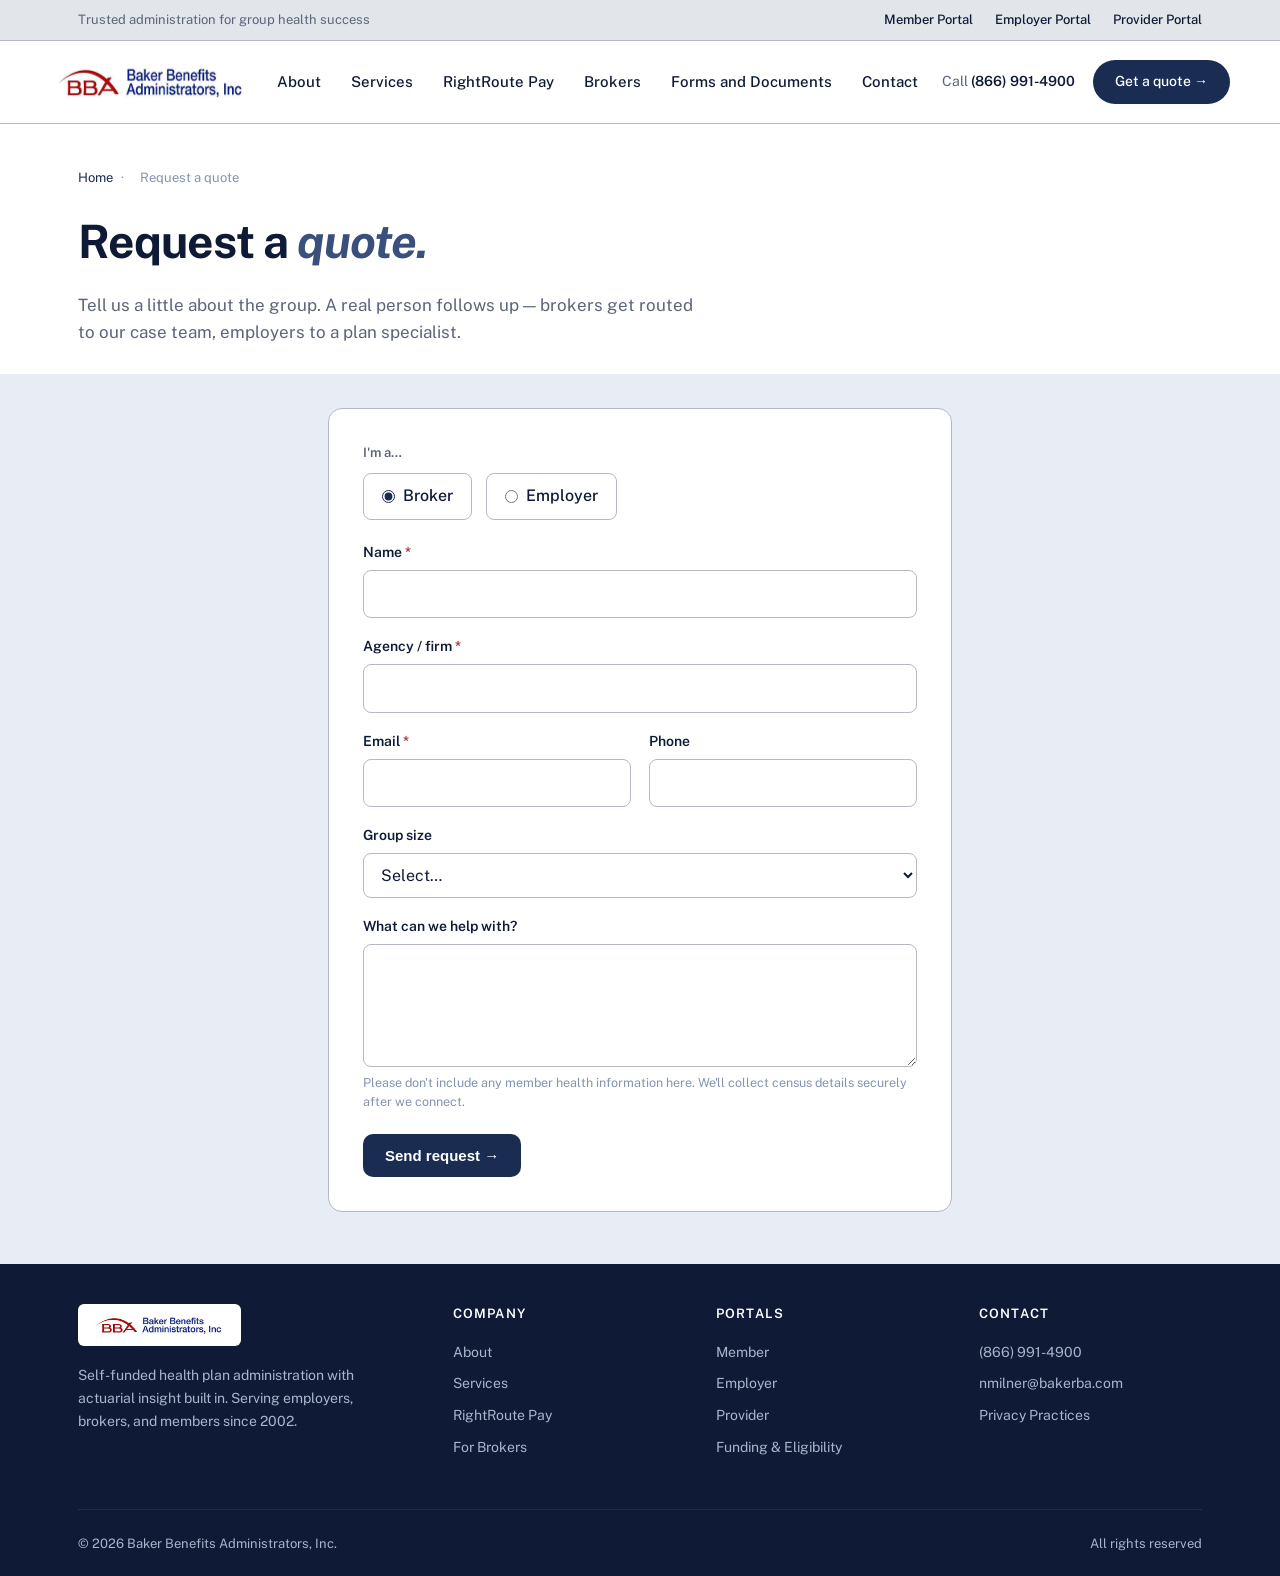
<file: quote/index.html>
<!DOCTYPE html><html lang="en"> <head><meta charset="UTF-8"><meta name="viewport" content="width=device-width, initial-scale=1"><title>Request a quote — Baker Benefits Administrators</title><meta name="description" content="Request a self-funded quote or submit a case. Brokers and employers welcome."><link rel="canonical" href="https://www.bakerba.com/quote/"><link rel="icon" type="image/svg+xml" href="/favicon.svg"><meta property="og:type" content="website"><meta property="og:site_name" content="Baker Benefits Administrators"><meta property="og:title" content="Request a quote — Baker Benefits Administrators"><meta property="og:description" content="Request a self-funded quote or submit a case. Brokers and employers welcome."><meta property="og:url" content="https://www.bakerba.com/quote/"><meta property="og:image" content="https://www.bakerba.com/bba-logo.jpg"><meta name="twitter:card" content="summary"><meta name="twitter:title" content="Request a quote — Baker Benefits Administrators"><meta name="twitter:description" content="Request a self-funded quote or submit a case. Brokers and employers welcome."><meta name="twitter:image" content="https://www.bakerba.com/bba-logo.jpg"><link rel="preconnect" href="https://fonts.googleapis.com"><link rel="preconnect" href="https://fonts.gstatic.com" crossorigin><link href="https://fonts.googleapis.com/css2?family=Public+Sans:wght@400;500;600;700&display=swap" rel="stylesheet"><style>:root{--navy:#1A2C52;--navy-deep:#0F1B36;--navy-soft:#3B4F7C;--navy-tint:#E8ECF4;--red:#A82A2E;--green:#1F7A4A;--green-deep:#155434;--green-soft:#E8F2EC;--green-light:#7DD2A8;--paper:#FFFFFF;--gray-50:#E2E5EA;--gray-100:#CFD3DA;--line:#B5BAC2;--line-strong:#CDD4DF;--ink:#0F1B36;--ink-soft:#5B6479;--ink-muted:#8593AE;--radius:14px}*{box-sizing:border-box;margin:0;padding:0}html{scroll-behavior:smooth}body{font-family:Public Sans,Helvetica Neue,Arial,sans-serif;background:var(--paper);color:var(--ink);line-height:1.55;-webkit-font-smoothing:antialiased}.container{max-width:1180px;margin:0 auto;padding:0 28px}a{color:inherit;text-decoration:none}img{display:block;max-width:100%}.util{position:sticky;top:0;z-index:51;background:var(--gray-50);color:var(--ink-soft);font-size:13px;padding:10px 0;border-bottom:1px solid var(--line)}.util-row{display:flex;justify-content:space-between;align-items:center;flex-wrap:wrap;gap:8px}.util-portals{display:flex;gap:22px}.util-portals a{color:var(--ink);font-weight:500}.util-portals a:hover{color:var(--navy)}header.site{background:var(--paper);border-bottom:1px solid var(--line);position:sticky;top:41px;z-index:50}.nav{display:flex;align-items:center;justify-content:space-between;padding:18px 0;gap:24px}.brand{display:flex;align-items:center;gap:12px}.brand img{height:46px;width:auto;mix-blend-mode:multiply}nav.primary{display:flex;gap:30px}nav.primary a{font-size:15px;color:var(--ink);font-weight:500;white-space:nowrap;padding:6px 0;border-bottom:2px solid transparent;transition:border-color .2s,color .2s}nav.primary a:hover{color:var(--navy);border-bottom-color:var(--red)}nav.primary a.active{color:var(--navy);border-bottom-color:var(--red)}.header-right{display:flex;align-items:center;gap:18px}.call-us{font-size:14px;color:var(--ink-soft);white-space:nowrap}.call-us strong{color:var(--ink);font-weight:600}.cta-pill{background:var(--navy);color:#fff;padding:11px 22px;border-radius:999px;font-size:14px;font-weight:500;transition:background .2s;white-space:nowrap}.cta-pill:hover{background:var(--navy-deep)}.nav-toggle{display:none;background:none;border:0;cursor:pointer;padding:10px;margin-left:6px}.nav-toggle span{display:block;width:22px;height:2px;background:var(--ink);margin:4px 0;border-radius:2px;transition:.2s}footer{background:var(--navy-deep);color:#a8b5cc;padding:40px 0 22px}.ft-grid{display:grid;grid-template-columns:1.5fr 1fr 1fr 1fr;gap:40px;margin-bottom:40px}.ft-brand{margin-bottom:18px}.ft-brand img{height:42px;background:#fff;padding:8px 12px;border-radius:6px}footer p{font-size:14px;line-height:1.65;max-width:34ch}footer h4{color:#fff;font-size:13px;font-weight:600;text-transform:uppercase;letter-spacing:1.2px;margin-bottom:18px}footer a{display:block;font-size:14px;color:#a8b5cc;margin-bottom:10px;transition:color .2s}footer a:hover{color:#fff}.ft-bot{display:flex;justify-content:space-between;padding-top:24px;border-top:1px solid rgba(255,255,255,.08);font-size:13px}.hero-media img{filter:grayscale(.25) contrast(1.03)}.hero-media:after{content:"";position:absolute;inset:0;background:var(--navy);opacity:.16;pointer-events:none}@media(max-width:900px){.util-portals{display:none}.ft-grid{grid-template-columns:1fr 1fr;gap:30px}.call-us{display:none}.nav-toggle{display:block}header.site{position:relative}nav.primary{display:none;position:absolute;top:100%;left:0;right:0;flex-direction:column;gap:0;background:#fff;border-top:1px solid var(--line);box-shadow:0 12px 24px #0f1b361a;padding:6px 0;z-index:60}header.site.nav-open nav.primary{display:flex}nav.primary a{padding:14px 22px;border-bottom:0!important}nav.primary a.active,nav.primary a:hover{background:var(--paper);border-bottom:0!important}}
.quote-hero[data-astro-cid-b2aj2baa]{background:var(--paper);padding:44px 0 28px}.breadcrumb[data-astro-cid-b2aj2baa]{font-size:13px;color:var(--ink-muted);margin-bottom:18px}.breadcrumb[data-astro-cid-b2aj2baa] a[data-astro-cid-b2aj2baa]{color:var(--navy)}.breadcrumb[data-astro-cid-b2aj2baa] span[data-astro-cid-b2aj2baa]{margin:0 8px}.quote-hero[data-astro-cid-b2aj2baa] h1[data-astro-cid-b2aj2baa]{font-size:46px;font-weight:700;color:var(--ink);letter-spacing:-1px;margin-bottom:14px}.quote-hero[data-astro-cid-b2aj2baa] h1[data-astro-cid-b2aj2baa] em[data-astro-cid-b2aj2baa]{font-style:italic;color:var(--navy-soft)}.quote-hero[data-astro-cid-b2aj2baa] p[data-astro-cid-b2aj2baa]{font-size:17px;color:var(--ink-soft);max-width:620px;line-height:1.6}.quote-section[data-astro-cid-b2aj2baa]{background:var(--navy-tint);padding:34px 0 52px}.quote-wrap[data-astro-cid-b2aj2baa]{max-width:680px}.lead-form[data-astro-cid-b2aj2baa]{background:#fff;border:1px solid var(--line);border-radius:var(--radius);padding:34px}.seg[data-astro-cid-b2aj2baa]{border:0;padding:0;margin:0 0 22px}.seg[data-astro-cid-b2aj2baa] legend[data-astro-cid-b2aj2baa]{font-size:13px;font-weight:600;color:var(--ink-soft);margin-bottom:10px;padding:0}.seg-opt[data-astro-cid-b2aj2baa]{display:inline-flex;align-items:center;gap:8px;border:1px solid var(--line);border-radius:8px;padding:10px 18px;margin-right:10px;cursor:pointer;font-weight:500}.seg-opt[data-astro-cid-b2aj2baa] input[data-astro-cid-b2aj2baa]{accent-color:var(--navy)}.field[data-astro-cid-b2aj2baa]{margin-bottom:18px;display:flex;flex-direction:column}.row2[data-astro-cid-b2aj2baa]{display:grid;grid-template-columns:1fr 1fr;gap:18px}.field[data-astro-cid-b2aj2baa] label[data-astro-cid-b2aj2baa]{font-size:14px;font-weight:600;color:var(--ink);margin-bottom:6px}.req[data-astro-cid-b2aj2baa]{color:var(--red)}.field[data-astro-cid-b2aj2baa] input[data-astro-cid-b2aj2baa],.field[data-astro-cid-b2aj2baa] select[data-astro-cid-b2aj2baa],.field[data-astro-cid-b2aj2baa] textarea[data-astro-cid-b2aj2baa]{border:1px solid var(--line);border-radius:8px;padding:11px 13px;font:inherit;color:var(--ink);background:#fff}.field[data-astro-cid-b2aj2baa] input[data-astro-cid-b2aj2baa]:focus,.field[data-astro-cid-b2aj2baa] select[data-astro-cid-b2aj2baa]:focus,.field[data-astro-cid-b2aj2baa] textarea[data-astro-cid-b2aj2baa]:focus{outline:none;border-color:var(--navy)}.hint[data-astro-cid-b2aj2baa]{font-size:12.5px;color:var(--ink-muted);margin-top:6px}.hp[data-astro-cid-b2aj2baa]{position:absolute;left:-9999px;width:1px;height:1px;overflow:hidden}.submit-btn[data-astro-cid-b2aj2baa]{background:var(--navy);color:#fff;border:0;border-radius:10px;padding:13px 22px;font-weight:600;font-size:15px;cursor:pointer;margin-top:4px}.submit-btn[data-astro-cid-b2aj2baa]:hover{background:var(--navy-deep)}.submit-btn[data-astro-cid-b2aj2baa]:disabled{opacity:.6;cursor:default}.form-error[data-astro-cid-b2aj2baa]{color:var(--red);font-size:14px;margin-top:12px}.thank-you[data-astro-cid-b2aj2baa]{background:#fff;border:1px solid var(--line);border-radius:var(--radius);padding:48px 34px;text-align:center}.thank-you[data-astro-cid-b2aj2baa] .label[data-astro-cid-b2aj2baa]{font-size:11px;letter-spacing:1.5px;text-transform:uppercase;color:var(--green);font-weight:600;margin-bottom:12px}.thank-you[data-astro-cid-b2aj2baa] h2[data-astro-cid-b2aj2baa]{font-size:30px;font-weight:700;color:var(--ink);margin-bottom:12px}.thank-you[data-astro-cid-b2aj2baa] p[data-astro-cid-b2aj2baa]{color:var(--ink-soft);max-width:460px;margin:0 auto 18px;line-height:1.6}.thank-you[data-astro-cid-b2aj2baa] a[data-astro-cid-b2aj2baa]{color:var(--navy);font-weight:600}.thank-you[data-astro-cid-b2aj2baa] .back[data-astro-cid-b2aj2baa]{display:inline-block;margin-top:6px}@media(max-width:680px){.row2[data-astro-cid-b2aj2baa]{grid-template-columns:1fr}}
</style></head> <body> <!-- ============ UTILITY BAR ============ --> <div class="util"> <div class="container util-row"> <div>Trusted administration for group health success</div> <div class="util-portals"> <a href="https://secure.healthx.com/bakerbenefits.member" target="_blank" rel="noopener noreferrer">Member Portal</a> <a href="https://secure.healthx.com/bakerbenefits.employer" target="_blank" rel="noopener noreferrer">Employer Portal</a> <a href="https://secure.healthx.com/bakerbenefits.provider" target="_blank" rel="noopener noreferrer">Provider Portal</a> </div> </div> </div> <!-- ============ HEADER ============ --> <header class="site"> <div class="container nav"> <a href="/" class="brand"> <img src="/bba-logo.jpg" alt="Baker Benefits Administrators"> </a> <nav class="primary" id="primary-nav"> <a href="/about">About</a><a href="/services">Services</a><a href="/rightroute">RightRoute Pay</a><a href="/brokers">Brokers</a><a href="/forms">Forms and Documents</a><a href="/contact">Contact</a> </nav> <div class="header-right"> <span class="call-us">Call <strong>(866) 991-4900</strong></span> <a href="/quote" class="cta-pill">Get a quote →</a> </div> <button class="nav-toggle" aria-label="Open menu" aria-expanded="false" aria-controls="primary-nav"> <span></span><span></span><span></span> </button> </div> </header>  <section class="quote-hero" data-astro-cid-b2aj2baa> <div class="container" data-astro-cid-b2aj2baa> <div class="breadcrumb" data-astro-cid-b2aj2baa><a href="/" data-astro-cid-b2aj2baa>Home</a><span data-astro-cid-b2aj2baa>·</span><span data-astro-cid-b2aj2baa>Request a quote</span></div> <h1 data-astro-cid-b2aj2baa>Request a <em data-astro-cid-b2aj2baa>quote.</em></h1> <p data-astro-cid-b2aj2baa>Tell us a little about the group. A real person follows up — brokers get routed to our case team, employers to a plan specialist.</p> </div> </section> <section class="quote-section" data-astro-cid-b2aj2baa> <div class="container quote-wrap" data-astro-cid-b2aj2baa> <form id="lead-form" class="lead-form" novalidate data-astro-cid-b2aj2baa> <!-- audience --> <fieldset class="seg" data-astro-cid-b2aj2baa> <legend data-astro-cid-b2aj2baa>I'm a…</legend> <label class="seg-opt" data-astro-cid-b2aj2baa><input type="radio" name="audience" value="broker" checked data-astro-cid-b2aj2baa> <span data-astro-cid-b2aj2baa>Broker</span></label> <label class="seg-opt" data-astro-cid-b2aj2baa><input type="radio" name="audience" value="employer" data-astro-cid-b2aj2baa> <span data-astro-cid-b2aj2baa>Employer</span></label> </fieldset> <div class="field" data-astro-cid-b2aj2baa> <label for="name" data-astro-cid-b2aj2baa>Name <span class="req" data-astro-cid-b2aj2baa>*</span></label> <input id="name" name="name" type="text" autocomplete="name" required data-astro-cid-b2aj2baa> </div> <div class="field" data-astro-cid-b2aj2baa> <label for="company" data-broker="Agency / firm" data-employer="Company" data-astro-cid-b2aj2baa>Agency / firm <span class="req" data-astro-cid-b2aj2baa>*</span></label> <input id="company" name="company" type="text" autocomplete="organization" required data-astro-cid-b2aj2baa> </div> <div class="row2" data-astro-cid-b2aj2baa> <div class="field" data-astro-cid-b2aj2baa> <label for="email" data-astro-cid-b2aj2baa>Email <span class="req" data-astro-cid-b2aj2baa>*</span></label> <input id="email" name="email" type="email" autocomplete="email" required data-astro-cid-b2aj2baa> </div> <div class="field" data-astro-cid-b2aj2baa> <label for="phone" data-astro-cid-b2aj2baa>Phone</label> <input id="phone" name="phone" type="tel" autocomplete="tel" data-astro-cid-b2aj2baa> </div> </div> <div class="field" data-astro-cid-b2aj2baa> <label for="size" data-astro-cid-b2aj2baa>Group size</label> <select id="size" name="size" data-astro-cid-b2aj2baa> <option value="" data-astro-cid-b2aj2baa>Select…</option> <option data-astro-cid-b2aj2baa>Under 50</option> <option data-astro-cid-b2aj2baa>50–100</option> <option data-astro-cid-b2aj2baa>101–250</option> <option data-astro-cid-b2aj2baa>251–500</option> <option data-astro-cid-b2aj2baa>500+</option> </select> </div> <div class="field" data-astro-cid-b2aj2baa> <label for="message" data-astro-cid-b2aj2baa>What can we help with?</label> <textarea id="message" name="message" rows="4" data-astro-cid-b2aj2baa></textarea> <p class="hint" data-astro-cid-b2aj2baa>Please don't include any member health information here. We'll collect census details securely after we connect.</p> </div> <!-- honeypot (hidden from humans) --> <div class="hp" aria-hidden="true" data-astro-cid-b2aj2baa><label data-astro-cid-b2aj2baa>Website<input type="text" name="website" tabindex="-1" autocomplete="off" data-astro-cid-b2aj2baa></label></div> <button type="submit" class="submit-btn" data-astro-cid-b2aj2baa>Send request →</button> <p class="form-error" id="form-error" hidden data-astro-cid-b2aj2baa></p> </form> <div class="thank-you" id="thank-you" hidden data-astro-cid-b2aj2baa> <div class="label" data-astro-cid-b2aj2baa>[ Received ]</div> <h2 data-astro-cid-b2aj2baa>Thanks — we've got it.</h2> <p data-astro-cid-b2aj2baa>A member of our team will follow up shortly. Need something sooner? Call <a href="tel:8669914900" data-astro-cid-b2aj2baa>(866) 991-4900</a> or email <a href="mailto:nmilner@bakerba.com" data-astro-cid-b2aj2baa>nmilner@bakerba.com</a>.</p> <a class="back" href="/" data-astro-cid-b2aj2baa>← Back to home</a> </div> </div> </section>  <!-- ============ FOOTER ============ --> <footer> <div class="container"> <div class="ft-grid"> <div> <div class="ft-brand"> <img src="/bba-logo.jpg" alt="BBA"> </div> <p>Self-funded health plan administration with actuarial insight built in. Serving employers, brokers, and members since 2002.</p> </div> <div> <h4>Company</h4> <a href="/about">About</a><a href="/services">Services</a><a href="/rightroute">RightRoute Pay</a><a href="/brokers">For Brokers</a> </div><div> <h4>Portals</h4> <a href="/forms#portals">Member</a><a href="/forms#portals">Employer</a><a href="/forms#portals">Provider</a><a href="/forms#portals">Funding &amp; Eligibility</a> </div><div> <h4>Contact</h4> <a href="tel:8669914900">(866) 991-4900</a><a href="mailto:nmilner@bakerba.com">nmilner@bakerba.com</a><a href="/privacy">Privacy Practices</a> </div> </div> <div class="ft-bot"> <div>© 2026 Baker Benefits Administrators, Inc.</div> <div>All rights reserved</div> </div> </div> </footer> <script>
  (function () {
    var btn = document.querySelector('.nav-toggle');
    var hdr = document.querySelector('header.site');
    if (!btn || !hdr) return;
    btn.addEventListener('click', function () {
      var open = hdr.classList.toggle('nav-open');
      btn.setAttribute('aria-expanded', open ? 'true' : 'false');
      btn.setAttribute('aria-label', open ? 'Close menu' : 'Open menu');
    });
    hdr.querySelectorAll('nav.primary a').forEach(function (a) {
      a.addEventListener('click', function () {
        hdr.classList.remove('nav-open');
        btn.setAttribute('aria-expanded', 'false');
      });
    });
  })();
</script> </body> </html> <script>
  (function () {
    var form = document.getElementById('lead-form');
    if (!form) return;
    var err = document.getElementById('form-error');
    var thanks = document.getElementById('thank-you');

    // pre-select audience from ?type=broker|employer and relabel "company"
    var params = new URLSearchParams(location.search);
    var type = params.get('type');
    if (type === 'employer' || type === 'broker') {
      var r = form.querySelector('input[name="audience"][value="' + type + '"]');
      if (r) r.checked = true;
    }
    var companyLabel = form.querySelector('label[for="company"]');
    function syncLabels() {
      var a = form.querySelector('input[name="audience"]:checked');
      if (a && companyLabel) {
        var t = a.value === 'employer' ? companyLabel.dataset.employer : companyLabel.dataset.broker;
        companyLabel.childNodes[0].nodeValue = t + ' ';
      }
    }
    form.querySelectorAll('input[name="audience"]').forEach(function (el) { el.addEventListener('change', syncLabels); });
    syncLabels();

    form.addEventListener('submit', function (e) {
      e.preventDefault();
      err.hidden = true;
      var data = Object.fromEntries(new FormData(form).entries());
      if (data.website) { showThanks(); return; } // bot
      if (!data.name || !data.email) { showError('Please add your name and email.'); return; }
      var btn = form.querySelector('.submit-btn');
      btn.disabled = true; btn.textContent = 'Sending…';
      fetch('/api/lead', {
        method: 'POST',
        headers: { 'Content-Type': 'application/json' },
        body: JSON.stringify(data),
      }).then(function (res) {
        if (!res.ok) throw new Error('bad');
        showThanks();
      }).catch(function () {
        showError('Sorry — submission isn’t live yet. Please email nmilner@bakerba.com or call (866) 991-4900.');
        btn.disabled = false; btn.textContent = 'Send request →';
      });
    });

    function showThanks() { form.hidden = true; thanks.hidden = false; window.scrollTo({ top: 0, behavior: 'smooth' }); }
    function showError(m) { err.textContent = m; err.hidden = false; }
  })();
</script>
</file>
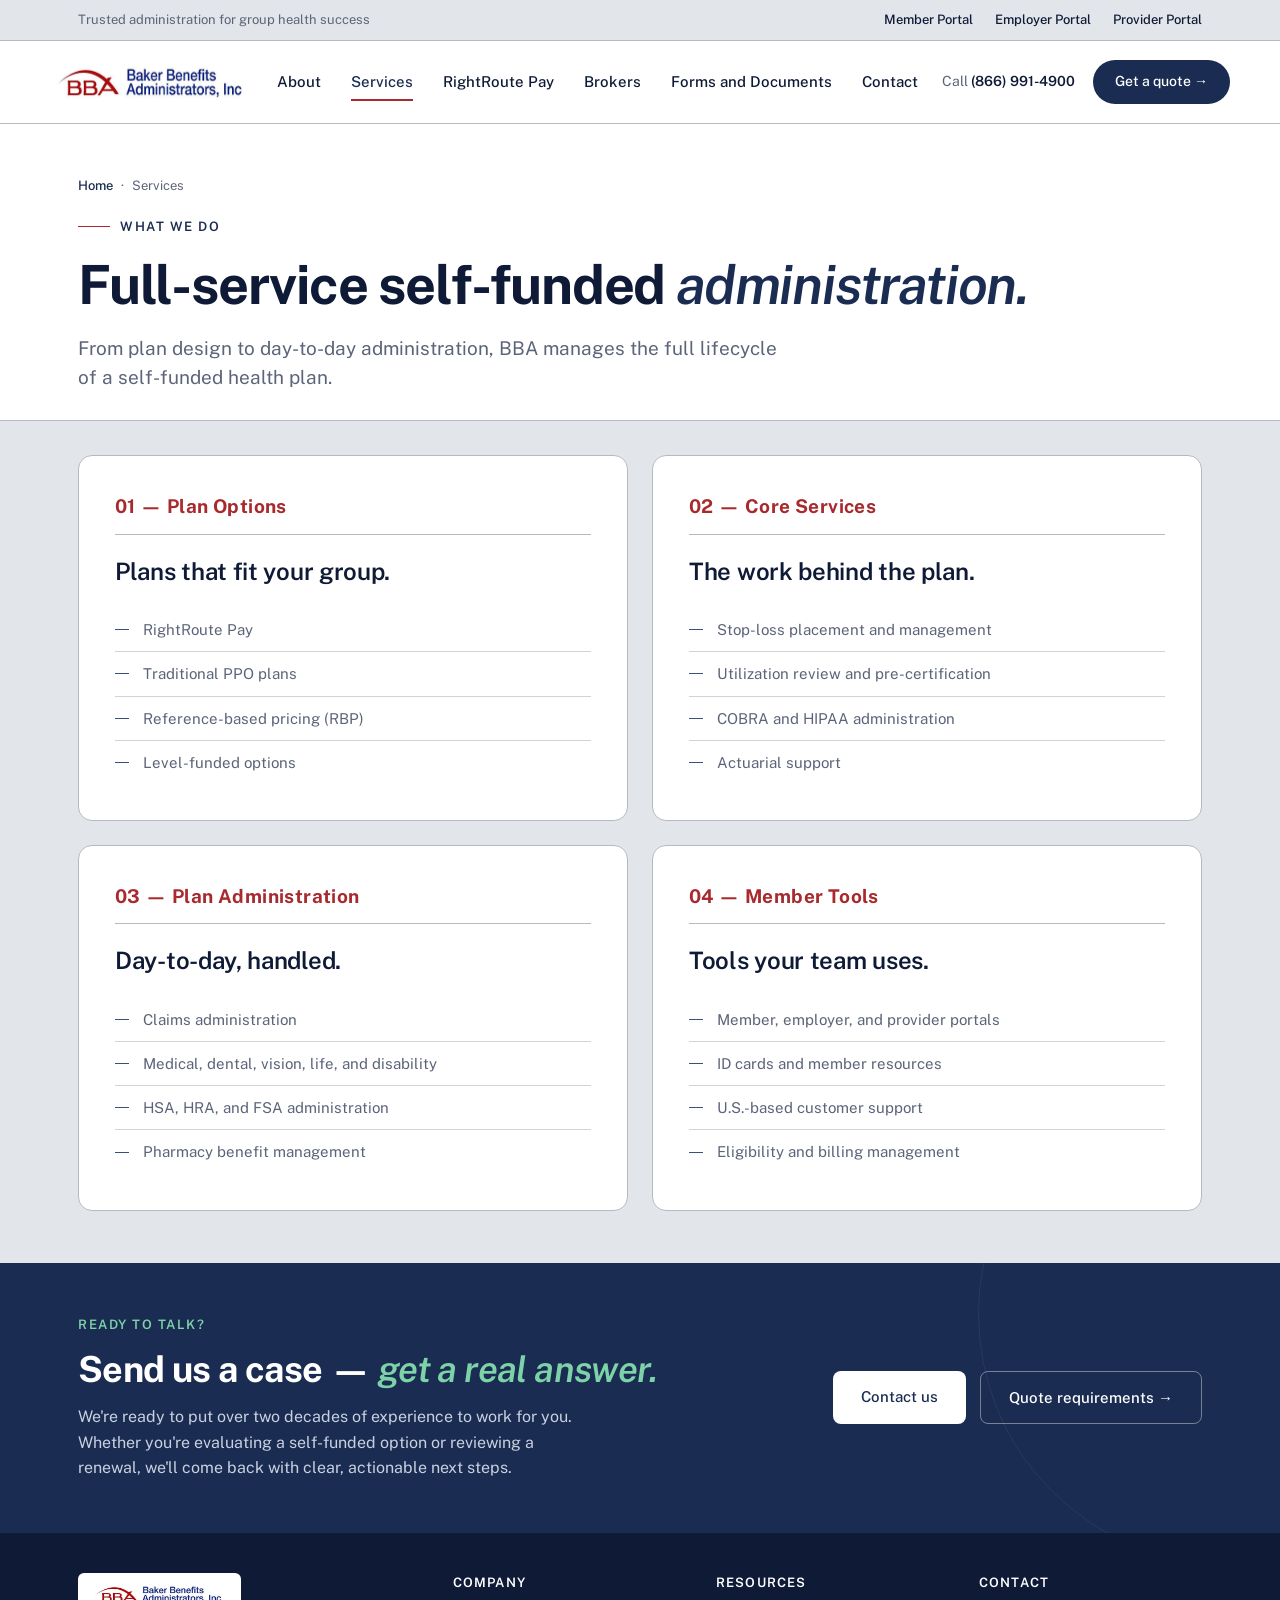
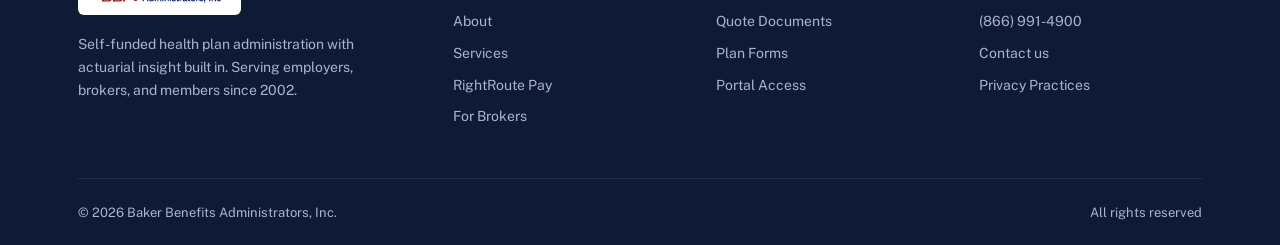
<file: services/index.html>
<!DOCTYPE html><html lang="en"> <head><meta charset="UTF-8"><meta name="viewport" content="width=device-width, initial-scale=1"><title>Services — Baker Benefits Administrators</title><meta name="description" content="Self-funded health plan administration with actuarial insight built in."><link rel="canonical" href="https://www.bakerba.com/services/"><link rel="icon" type="image/svg+xml" href="/favicon.svg"><meta property="og:type" content="website"><meta property="og:site_name" content="Baker Benefits Administrators"><meta property="og:title" content="Services — Baker Benefits Administrators"><meta property="og:description" content="Self-funded health plan administration with actuarial insight built in."><meta property="og:url" content="https://www.bakerba.com/services/"><meta property="og:image" content="https://www.bakerba.com/bba-logo.jpg"><meta name="twitter:card" content="summary"><meta name="twitter:title" content="Services — Baker Benefits Administrators"><meta name="twitter:description" content="Self-funded health plan administration with actuarial insight built in."><meta name="twitter:image" content="https://www.bakerba.com/bba-logo.jpg"><link rel="preconnect" href="https://fonts.googleapis.com"><link rel="preconnect" href="https://fonts.gstatic.com" crossorigin><link href="https://fonts.googleapis.com/css2?family=Public+Sans:wght@400;500;600;700&display=swap" rel="stylesheet"><style>:root{--navy:#1A2C52;--navy-deep:#0F1B36;--navy-soft:#3B4F7C;--navy-tint:#E8ECF4;--red:#A82A2E;--green:#1F7A4A;--green-deep:#155434;--green-soft:#E8F2EC;--green-light:#7DD2A8;--paper:#FFFFFF;--gray-50:#E2E5EA;--gray-100:#CFD3DA;--line:#B5BAC2;--line-strong:#CDD4DF;--ink:#0F1B36;--ink-soft:#5B6479;--ink-muted:#8593AE;--radius:14px}*{box-sizing:border-box;margin:0;padding:0}html{scroll-behavior:smooth}body{font-family:Public Sans,Helvetica Neue,Arial,sans-serif;background:var(--paper);color:var(--ink);line-height:1.55;-webkit-font-smoothing:antialiased}.container{max-width:1180px;margin:0 auto;padding:0 28px}a{color:inherit;text-decoration:none}img{display:block;max-width:100%}.util{position:sticky;top:0;z-index:51;background:var(--gray-50);color:var(--ink-soft);font-size:13px;padding:10px 0;border-bottom:1px solid var(--line)}.util-row{display:flex;justify-content:space-between;align-items:center;flex-wrap:wrap;gap:8px}.util-portals{display:flex;gap:22px}.util-portals a{color:var(--ink);font-weight:500}.util-portals a:hover{color:var(--navy)}header.site{background:var(--paper);border-bottom:1px solid var(--line);position:sticky;top:41px;z-index:50}.nav{display:flex;align-items:center;justify-content:space-between;padding:18px 0;gap:24px}.brand{display:flex;align-items:center;gap:12px}.brand img{height:46px;width:auto;mix-blend-mode:multiply}nav.primary{display:flex;gap:30px}nav.primary a{font-size:15px;color:var(--ink);font-weight:500;white-space:nowrap;padding:6px 0;border-bottom:2px solid transparent;transition:border-color .2s,color .2s}nav.primary a:hover{color:var(--navy);border-bottom-color:var(--red)}nav.primary a.active{color:var(--navy);border-bottom-color:var(--red)}.header-right{display:flex;align-items:center;gap:18px}.call-us{font-size:14px;color:var(--ink-soft);white-space:nowrap}.call-us strong{color:var(--ink);font-weight:600}.cta-pill{background:var(--navy);color:#fff;padding:11px 22px;border-radius:999px;font-size:14px;font-weight:500;transition:background .2s;white-space:nowrap}.cta-pill:hover{background:var(--navy-deep)}.nav-toggle{display:none;background:none;border:0;cursor:pointer;padding:10px;margin-left:6px}.nav-toggle span{display:block;width:22px;height:2px;background:var(--ink);margin:4px 0;border-radius:2px;transition:.2s}footer{background:var(--navy-deep);color:#a8b5cc;padding:40px 0 22px}.ft-grid{display:grid;grid-template-columns:1.5fr 1fr 1fr 1fr;gap:40px;margin-bottom:40px}.ft-brand{margin-bottom:18px}.ft-brand img{height:42px;background:#fff;padding:8px 12px;border-radius:6px}footer p{font-size:14px;line-height:1.65;max-width:34ch}footer h4{color:#fff;font-size:13px;font-weight:600;text-transform:uppercase;letter-spacing:1.2px;margin-bottom:18px}footer a{display:block;font-size:14px;color:#a8b5cc;margin-bottom:10px;transition:color .2s}footer a:hover{color:#fff}.ft-bot{display:flex;justify-content:space-between;padding-top:24px;border-top:1px solid rgba(255,255,255,.08);font-size:13px}.hero-media img{filter:grayscale(.25) contrast(1.03)}.hero-media:after{content:"";position:absolute;inset:0;background:var(--navy);opacity:.16;pointer-events:none}@media(max-width:900px){.util-portals{display:none}.ft-grid{grid-template-columns:1fr 1fr;gap:30px}.call-us{display:none}.nav-toggle{display:block}header.site{position:relative}nav.primary{display:none;position:absolute;top:100%;left:0;right:0;flex-direction:column;gap:0;background:#fff;border-top:1px solid var(--line);box-shadow:0 12px 24px #0f1b361a;padding:6px 0;z-index:60}header.site.nav-open nav.primary{display:flex}nav.primary a{padding:14px 22px;border-bottom:0!important}nav.primary a.active,nav.primary a:hover{background:var(--paper);border-bottom:0!important}}
</style>
<link rel="stylesheet" href="/_astro/services.BFe6PK07.css"></head> <body> <!-- ============ UTILITY BAR ============ --> <div class="util"> <div class="container util-row"> <div>Trusted administration for group health success</div> <div class="util-portals"> <a href="https://secure.healthx.com/bakerbenefits.member" target="_blank" rel="noopener noreferrer">Member Portal</a> <a href="https://secure.healthx.com/bakerbenefits.employer" target="_blank" rel="noopener noreferrer">Employer Portal</a> <a href="https://secure.healthx.com/bakerbenefits.provider" target="_blank" rel="noopener noreferrer">Provider Portal</a> </div> </div> </div> <!-- ============ HEADER ============ --> <header class="site"> <div class="container nav"> <a href="/" class="brand"> <img src="/bba-logo.jpg" alt="Baker Benefits Administrators"> </a> <nav class="primary" id="primary-nav"> <a href="/about">About</a><a href="#" class="active">Services</a><a href="/rightroute">RightRoute Pay</a><a href="/brokers">Brokers</a><a href="/forms">Forms and Documents</a><a href="/contact">Contact</a> </nav> <div class="header-right"> <span class="call-us">Call <strong>(866) 991-4900</strong></span> <a href="/quote" class="cta-pill">Get a quote →</a> </div> <button class="nav-toggle" aria-label="Open menu" aria-expanded="false" aria-controls="primary-nav"> <span></span><span></span><span></span> </button> </div> </header>  <section class="page-hero" data-astro-cid-ucd2ps2b> <div class="container" data-astro-cid-ucd2ps2b> <div class="breadcrumb" data-astro-cid-ucd2ps2b> <a href="/" data-astro-cid-ucd2ps2b>Home</a> <span data-astro-cid-ucd2ps2b>·</span> <span data-astro-cid-ucd2ps2b>Services</span> </div> <div class="eyebrow" data-astro-cid-ucd2ps2b><span class="dash" data-astro-cid-ucd2ps2b></span>What we do</div> <h1 data-astro-cid-ucd2ps2b>Full-service self-funded <em data-astro-cid-ucd2ps2b>administration.</em></h1> <p data-astro-cid-ucd2ps2b>From plan design to day-to-day administration, BBA manages the full lifecycle of a self-funded health plan.</p> </div> </section> <section class="services" data-astro-cid-ucd2ps2b> <div class="container" data-astro-cid-ucd2ps2b> <div class="svc-grid" data-astro-cid-ucd2ps2b> <article class="svc" data-astro-cid-ucd2ps2b> <div class="num" data-astro-cid-ucd2ps2b>01 — Plan Options</div> <h3 data-astro-cid-ucd2ps2b>Plans that fit your group.</h3> <ul data-astro-cid-ucd2ps2b> <li data-astro-cid-ucd2ps2b>RightRoute Pay</li> <li data-astro-cid-ucd2ps2b>Traditional PPO plans</li> <li data-astro-cid-ucd2ps2b>Reference-based pricing (RBP)</li> <li data-astro-cid-ucd2ps2b>Level-funded options</li> </ul> </article> <article class="svc" data-astro-cid-ucd2ps2b> <div class="num" data-astro-cid-ucd2ps2b>02 — Core Services</div> <h3 data-astro-cid-ucd2ps2b>The work behind the plan.</h3> <ul data-astro-cid-ucd2ps2b> <li data-astro-cid-ucd2ps2b>Stop-loss placement and management</li> <li data-astro-cid-ucd2ps2b>Utilization review and pre-certification</li> <li data-astro-cid-ucd2ps2b>COBRA and HIPAA administration</li> <li data-astro-cid-ucd2ps2b>Actuarial support</li> </ul> </article> <article class="svc" data-astro-cid-ucd2ps2b> <div class="num" data-astro-cid-ucd2ps2b>03 — Plan Administration</div> <h3 data-astro-cid-ucd2ps2b>Day-to-day, handled.</h3> <ul data-astro-cid-ucd2ps2b> <li data-astro-cid-ucd2ps2b>Claims administration</li> <li data-astro-cid-ucd2ps2b>Medical, dental, vision, life, and disability</li> <li data-astro-cid-ucd2ps2b>HSA, HRA, and FSA administration</li> <li data-astro-cid-ucd2ps2b>Pharmacy benefit management</li> </ul> </article> <article class="svc" data-astro-cid-ucd2ps2b> <div class="num" data-astro-cid-ucd2ps2b>04 — Member Tools</div> <h3 data-astro-cid-ucd2ps2b>Tools your team uses.</h3> <ul data-astro-cid-ucd2ps2b> <li data-astro-cid-ucd2ps2b>Member, employer, and provider portals</li> <li data-astro-cid-ucd2ps2b>ID cards and member resources</li> <li data-astro-cid-ucd2ps2b>U.S.-based customer support</li> <li data-astro-cid-ucd2ps2b>Eligibility and billing management</li> </ul> </article> </div> </div> </section> <section class="cta-strip" data-astro-cid-ucd2ps2b> <div class="container cta-strip-grid" data-astro-cid-ucd2ps2b> <div data-astro-cid-ucd2ps2b> <div class="cta-label" data-astro-cid-ucd2ps2b>Ready to talk?</div> <h2 data-astro-cid-ucd2ps2b>Send us a case — <em data-astro-cid-ucd2ps2b>get a real answer.</em></h2> <p data-astro-cid-ucd2ps2b>We're ready to put over two decades of experience to work for you. Whether you're evaluating a self-funded option or reviewing a renewal, we'll come back with clear, actionable next steps.</p> </div> <div class="cta-strip-actions" data-astro-cid-ucd2ps2b> <a href="/contact" class="btn-light" data-astro-cid-ucd2ps2b>Contact us</a> <a href="/forms#quote-docs" class="btn-outline-light" data-astro-cid-ucd2ps2b>Quote requirements →</a> </div> </div> </section>  <!-- ============ FOOTER ============ --> <footer> <div class="container"> <div class="ft-grid"> <div> <div class="ft-brand"> <img src="/bba-logo.jpg" alt="BBA"> </div> <p>Self-funded health plan administration with actuarial insight built in. Serving employers, brokers, and members since 2002.</p> </div> <div> <h4>Company</h4> <a href="/about">About</a><a href="#">Services</a><a href="/rightroute">RightRoute Pay</a><a href="/brokers">For Brokers</a> </div><div> <h4>Resources</h4> <a href="/forms#quote-docs">Quote Documents</a><a href="/forms#plan-forms">Plan Forms</a><a href="/forms#portals">Portal Access</a> </div><div> <h4>Contact</h4> <a href="tel:8669914900">(866) 991-4900</a><a href="/contact">Contact us</a><a href="/privacy">Privacy Practices</a> </div> </div> <div class="ft-bot"> <div>© 2026 Baker Benefits Administrators, Inc.</div> <div>All rights reserved</div> </div> </div> </footer> <script>
  (function () {
    var btn = document.querySelector('.nav-toggle');
    var hdr = document.querySelector('header.site');
    if (!btn || !hdr) return;
    btn.addEventListener('click', function () {
      var open = hdr.classList.toggle('nav-open');
      btn.setAttribute('aria-expanded', open ? 'true' : 'false');
      btn.setAttribute('aria-label', open ? 'Close menu' : 'Open menu');
    });
    hdr.querySelectorAll('nav.primary a').forEach(function (a) {
      a.addEventListener('click', function () {
        hdr.classList.remove('nav-open');
        btn.setAttribute('aria-expanded', 'false');
      });
    });
  })();
</script> </body> </html>
</file>
<file: _astro/index.CCxBDjJq.css>
.hero[data-astro-cid-j7pv25f6]{position:relative;padding:60px 0 56px;background:var(--paper);overflow:hidden}.hero-grid[data-astro-cid-j7pv25f6]{display:grid;grid-template-columns:1.1fr 1fr;gap:52px;align-items:center;position:relative;z-index:1}.eyebrow[data-astro-cid-j7pv25f6]{display:inline-flex;align-items:center;gap:10px;font-size:13px;letter-spacing:1.5px;text-transform:uppercase;color:var(--navy);font-weight:600;margin-bottom:24px}.eyebrow[data-astro-cid-j7pv25f6] .dash[data-astro-cid-j7pv25f6]{width:32px;height:1px;background:var(--red)}h1[data-astro-cid-j7pv25f6].headline{font-size:60px;line-height:1.05;font-weight:700;color:var(--ink);letter-spacing:-1.5px;margin-bottom:28px}h1[data-astro-cid-j7pv25f6].headline em[data-astro-cid-j7pv25f6]{font-style:italic;color:var(--navy);font-weight:600}.lede[data-astro-cid-j7pv25f6]{font-size:19px;color:var(--ink-soft);max-width:54ch;margin-bottom:36px;line-height:1.6}.hero-ctas[data-astro-cid-j7pv25f6]{display:flex;gap:14px;flex-wrap:wrap}.btn-primary[data-astro-cid-j7pv25f6]{background:var(--navy);color:#fff;padding:14px 28px;border-radius:8px;font-size:15px;font-weight:500;transition:background .2s}.btn-primary[data-astro-cid-j7pv25f6]:hover{background:var(--navy-deep)}.btn-ghost[data-astro-cid-j7pv25f6]{background:transparent;color:var(--navy);padding:14px 28px;border-radius:8px;font-size:15px;font-weight:500;border:1px solid var(--navy);transition:background .2s}.btn-ghost[data-astro-cid-j7pv25f6]:hover{background:var(--navy);color:#fff}.hero-media[data-astro-cid-j7pv25f6]{position:relative;border-radius:var(--radius);overflow:hidden;aspect-ratio:5/6;background:var(--gray-100)}.hero-media[data-astro-cid-j7pv25f6] img[data-astro-cid-j7pv25f6]{width:100%;height:100%;object-fit:cover}.hero-badge[data-astro-cid-j7pv25f6]{position:absolute;bottom:24px;left:24px;right:24px;background:var(--paper);border-radius:10px;padding:18px 22px;box-shadow:0 12px 32px #0f1b362e}.hero-badge[data-astro-cid-j7pv25f6] .label[data-astro-cid-j7pv25f6]{font-size:11px;letter-spacing:1.5px;text-transform:uppercase;color:var(--red);font-weight:600;margin-bottom:6px}.hero-badge[data-astro-cid-j7pv25f6] h4[data-astro-cid-j7pv25f6]{font-size:16px;font-weight:600;color:var(--ink);line-height:1.35}.hero-panel[data-astro-cid-j7pv25f6]{background:var(--navy);color:#fff;border-radius:var(--radius);padding:34px 32px;display:flex;flex-direction:column;justify-content:center}.hp-eyebrow[data-astro-cid-j7pv25f6]{display:inline-flex;align-items:center;gap:10px;font-size:12px;letter-spacing:1.5px;text-transform:uppercase;color:var(--green-light);font-weight:600;margin-bottom:16px}.hp-eyebrow[data-astro-cid-j7pv25f6] .dash[data-astro-cid-j7pv25f6]{width:32px;height:1px;background:var(--green-light)}.hp-lead[data-astro-cid-j7pv25f6]{font-size:21px;font-weight:600;line-height:1.3;color:#fff;margin-bottom:26px;letter-spacing:-.3px}.hp-stats[data-astro-cid-j7pv25f6]{display:flex;flex-direction:column}.hp-stat[data-astro-cid-j7pv25f6]{display:flex;align-items:baseline;gap:18px;padding:16px 0;border-top:1px solid rgba(255,255,255,.12)}.hp-stat[data-astro-cid-j7pv25f6]:first-child{border-top:0;padding-top:0}.hp-stat[data-astro-cid-j7pv25f6] .n[data-astro-cid-j7pv25f6]{font-size:34px;font-weight:700;color:#fff;letter-spacing:-1px;line-height:1;min-width:62px}.hp-stat[data-astro-cid-j7pv25f6] .l[data-astro-cid-j7pv25f6]{font-size:13.5px;color:#c9d1e0;line-height:1.45}.trust-strip[data-astro-cid-j7pv25f6]{background:var(--gray-50);border-top:1px solid var(--line);border-bottom:1px solid var(--line);padding:30px 0}.trust-row[data-astro-cid-j7pv25f6]{display:grid;grid-template-columns:repeat(3,1fr);gap:32px;align-items:center}.trust-item[data-astro-cid-j7pv25f6]{display:flex;align-items:center;gap:14px;border-right:1px solid var(--line);padding-right:32px}.trust-item[data-astro-cid-j7pv25f6]:last-child{border-right:none}.trust-num[data-astro-cid-j7pv25f6]{font-size:32px;font-weight:700;color:var(--navy);letter-spacing:-1px;line-height:1}.trust-label[data-astro-cid-j7pv25f6]{font-size:13px;color:var(--ink-soft);line-height:1.4}.pillars[data-astro-cid-j7pv25f6]{background:var(--paper);padding:56px 0}.pillar-grid[data-astro-cid-j7pv25f6]{display:grid;grid-template-columns:repeat(3,1fr);gap:48px}.pillar[data-astro-cid-j7pv25f6]{position:relative;padding-top:24px;border-top:1px solid var(--line)}.pillar[data-astro-cid-j7pv25f6] .num[data-astro-cid-j7pv25f6]{font-size:14px;font-weight:600;color:var(--red);letter-spacing:1px;margin-bottom:14px}.pillar[data-astro-cid-j7pv25f6] h3[data-astro-cid-j7pv25f6]{font-size:22px;font-weight:600;color:var(--ink);margin-bottom:12px;letter-spacing:-.3px;min-height:2.6em;line-height:1.25}.pillar[data-astro-cid-j7pv25f6] p[data-astro-cid-j7pv25f6]{font-size:15.5px;color:var(--ink-soft);line-height:1.65}.engine[data-astro-cid-j7pv25f6]{background:var(--gray-50);padding:56px 0}.sec-lede[data-astro-cid-j7pv25f6]{font-size:17px;color:var(--ink-soft);line-height:1.65;margin-top:18px;max-width:62ch}.engine-grid[data-astro-cid-j7pv25f6]{display:grid;grid-template-columns:repeat(auto-fit,minmax(220px,1fr));gap:22px}.engine-card[data-astro-cid-j7pv25f6]{background:var(--paper);border:1px solid var(--line);border-radius:var(--radius);padding:26px 24px;transition:border-color .25s,box-shadow .25s,transform .2s}.engine-card[data-astro-cid-j7pv25f6]:hover{border-color:var(--navy-soft);box-shadow:0 8px 24px #0f1b360f;transform:translateY(-2px)}.engine-card[data-astro-cid-j7pv25f6] .enum[data-astro-cid-j7pv25f6]{font-size:13px;font-weight:700;color:var(--red);letter-spacing:1px;margin-bottom:14px}.engine-card[data-astro-cid-j7pv25f6] h3[data-astro-cid-j7pv25f6]{font-size:18px;font-weight:600;color:var(--ink);margin-bottom:10px;letter-spacing:-.2px;line-height:1.25;min-height:2.5em}.engine-card[data-astro-cid-j7pv25f6] p[data-astro-cid-j7pv25f6]{font-size:14.5px;color:var(--ink-soft);line-height:1.6}.sec-head[data-astro-cid-j7pv25f6]{margin-bottom:34px;max-width:680px}.sec-head[data-astro-cid-j7pv25f6] .label[data-astro-cid-j7pv25f6]{font-size:13px;letter-spacing:1.5px;text-transform:uppercase;color:var(--navy);font-weight:600;margin-bottom:14px}.sec-head[data-astro-cid-j7pv25f6] h2[data-astro-cid-j7pv25f6]{font-size:42px;font-weight:700;color:var(--ink);letter-spacing:-1px;line-height:1.1}.sec-head[data-astro-cid-j7pv25f6] h2[data-astro-cid-j7pv25f6] em[data-astro-cid-j7pv25f6]{font-style:italic;color:var(--navy);font-weight:600}.rrp[data-astro-cid-j7pv25f6]{background:var(--navy);color:#fff;padding:64px 0;position:relative;overflow:hidden}.rrp-grid[data-astro-cid-j7pv25f6]{display:grid;grid-template-columns:1fr 1fr;gap:60px;align-items:center;position:relative;z-index:1}.rrp[data-astro-cid-j7pv25f6] .label[data-astro-cid-j7pv25f6]{font-size:13px;letter-spacing:1.5px;text-transform:uppercase;color:#7dd2a8;font-weight:600;margin-bottom:18px}.rrp[data-astro-cid-j7pv25f6] h2[data-astro-cid-j7pv25f6]{font-size:42px;font-weight:700;line-height:1.1;letter-spacing:-1px;margin-bottom:24px}.rrp[data-astro-cid-j7pv25f6] h2[data-astro-cid-j7pv25f6] em[data-astro-cid-j7pv25f6]{font-style:italic;color:#7dd2a8;font-weight:600}.rrp[data-astro-cid-j7pv25f6] p[data-astro-cid-j7pv25f6].desc{font-size:17px;color:#c9d1e0;line-height:1.6;margin-bottom:32px;max-width:50ch}.rrp-btn[data-astro-cid-j7pv25f6]{display:inline-flex;align-items:center;gap:10px;background:#fff;color:var(--navy);padding:14px 28px;border-radius:8px;font-size:15px;font-weight:500;transition:transform .2s}.rrp-btn[data-astro-cid-j7pv25f6]:hover{transform:translate(3px)}.rrp-cards[data-astro-cid-j7pv25f6]{display:grid;grid-template-columns:1fr 1fr;gap:18px}.rrp-card[data-astro-cid-j7pv25f6]{background:#ffffff0a;border:1px solid rgba(255,255,255,.12);border-radius:12px;padding:24px;position:relative}.rrp-card[data-astro-cid-j7pv25f6].cash{border-top:3px solid var(--green)}.rrp-card[data-astro-cid-j7pv25f6].ppo{border-top:3px solid #7AA3D8}.rrp-card[data-astro-cid-j7pv25f6] .tag[data-astro-cid-j7pv25f6]{font-size:11px;letter-spacing:1.2px;text-transform:uppercase;color:#a8b5cc;font-weight:600;margin-bottom:8px}.rrp-card[data-astro-cid-j7pv25f6] h4[data-astro-cid-j7pv25f6]{font-size:20px;font-weight:600;margin-bottom:10px}.rrp-card[data-astro-cid-j7pv25f6].cash h4[data-astro-cid-j7pv25f6]{color:#7dd2a8}.rrp-card[data-astro-cid-j7pv25f6].ppo h4[data-astro-cid-j7pv25f6]{color:#9dbee8}.rrp-card[data-astro-cid-j7pv25f6] p[data-astro-cid-j7pv25f6]{font-size:14px;color:#a8b5cc;line-height:1.55}.rbp[data-astro-cid-j7pv25f6]{padding:64px 0;background:var(--gray-50)}.rbp-grid[data-astro-cid-j7pv25f6]{display:grid;grid-template-columns:1fr 1fr;gap:60px;align-items:center}.rbp[data-astro-cid-j7pv25f6] .label[data-astro-cid-j7pv25f6]{font-size:13px;letter-spacing:1.5px;text-transform:uppercase;color:var(--red);font-weight:600;margin-bottom:18px}.rbp[data-astro-cid-j7pv25f6] h2[data-astro-cid-j7pv25f6]{font-size:42px;font-weight:700;line-height:1.1;letter-spacing:-1px;margin-bottom:24px;color:var(--ink)}.rbp[data-astro-cid-j7pv25f6] h2[data-astro-cid-j7pv25f6] em[data-astro-cid-j7pv25f6]{font-style:italic;color:var(--navy);font-weight:600}.rbp[data-astro-cid-j7pv25f6] p[data-astro-cid-j7pv25f6].desc{font-size:17px;color:var(--ink-soft);line-height:1.6;margin-bottom:32px;max-width:50ch}.rbp-btn[data-astro-cid-j7pv25f6]{display:inline-flex;align-items:center;gap:10px;background:var(--navy);color:#fff;padding:14px 28px;border-radius:8px;font-size:15px;font-weight:500;transition:transform .2s,background .2s}.rbp-btn[data-astro-cid-j7pv25f6]:hover{transform:translate(3px);background:var(--navy-deep)}.rbp-stats[data-astro-cid-j7pv25f6]{display:flex;flex-direction:column;gap:14px}.rbp-stat[data-astro-cid-j7pv25f6]{background:var(--paper);border:1px solid var(--line);border-radius:var(--radius);padding:24px 28px;display:grid;grid-template-columns:56px 1fr;gap:20px;align-items:center;transition:border-color .25s,box-shadow .25s}.rbp-stat[data-astro-cid-j7pv25f6]:hover{border-color:var(--navy-soft);box-shadow:0 6px 20px #0f1b360d}.rbp-stat[data-astro-cid-j7pv25f6] .icon[data-astro-cid-j7pv25f6]{width:56px;height:56px;border-radius:50%;background:var(--navy-tint);display:flex;align-items:center;justify-content:center;font-size:13px;font-weight:700;color:var(--navy);letter-spacing:.5px}.rbp-stat[data-astro-cid-j7pv25f6] h4[data-astro-cid-j7pv25f6]{font-size:17px;font-weight:600;color:var(--ink);margin-bottom:4px;letter-spacing:-.2px}.rbp-stat[data-astro-cid-j7pv25f6] p[data-astro-cid-j7pv25f6]{font-size:14px;color:var(--ink-soft);line-height:1.5}.carriers[data-astro-cid-j7pv25f6]{padding:48px 0;background:var(--paper);border-top:1px solid var(--line);border-bottom:1px solid var(--line)}.carriers[data-astro-cid-j7pv25f6] .label[data-astro-cid-j7pv25f6]{text-align:center;font-size:13px;letter-spacing:1.5px;text-transform:uppercase;color:var(--ink-soft);font-weight:600;margin-bottom:30px}.carrier-grid[data-astro-cid-j7pv25f6]{display:grid;grid-template-columns:repeat(6,1fr);gap:24px;align-items:center}.carrier-slot[data-astro-cid-j7pv25f6]{border:1px solid var(--line);border-radius:8px;height:64px;display:flex;align-items:center;justify-content:center;font-size:12px;color:var(--ink-muted);font-weight:500;letter-spacing:.5px}@media(max-width:900px){.hero-grid[data-astro-cid-j7pv25f6],.rrp-grid[data-astro-cid-j7pv25f6],.rbp-grid[data-astro-cid-j7pv25f6]{grid-template-columns:1fr;gap:40px}.pillar-grid[data-astro-cid-j7pv25f6]{grid-template-columns:1fr;gap:24px}.trust-row[data-astro-cid-j7pv25f6]{grid-template-columns:repeat(2,1fr);gap:24px}.trust-item[data-astro-cid-j7pv25f6]{border-right:none;padding-right:0}.carrier-grid[data-astro-cid-j7pv25f6]{grid-template-columns:repeat(3,1fr)}h1[data-astro-cid-j7pv25f6].headline{font-size:42px}.sec-head[data-astro-cid-j7pv25f6] h2[data-astro-cid-j7pv25f6],.rrp[data-astro-cid-j7pv25f6] h2[data-astro-cid-j7pv25f6],.rbp[data-astro-cid-j7pv25f6] h2[data-astro-cid-j7pv25f6]{font-size:32px}}
</file>
<file: _astro/contact.BkSCbjyV.css>
.page-hero[data-astro-cid-uw5kdbxl]{background:var(--paper);padding:52px 0 34px;border-bottom:1px solid var(--line)}.page-hero[data-astro-cid-uw5kdbxl] .breadcrumb[data-astro-cid-uw5kdbxl]{font-size:13px;color:var(--ink-soft);margin-bottom:14px;display:flex;align-items:center;gap:8px}.page-hero[data-astro-cid-uw5kdbxl] .breadcrumb[data-astro-cid-uw5kdbxl] a[data-astro-cid-uw5kdbxl]{color:var(--navy);font-weight:500}.page-hero[data-astro-cid-uw5kdbxl] .breadcrumb[data-astro-cid-uw5kdbxl] a[data-astro-cid-uw5kdbxl]:hover{color:var(--red)}.page-hero[data-astro-cid-uw5kdbxl] .eyebrow[data-astro-cid-uw5kdbxl]{display:inline-flex;align-items:center;gap:10px;font-size:13px;letter-spacing:1.5px;text-transform:uppercase;color:var(--navy);font-weight:600;margin-bottom:20px}.page-hero[data-astro-cid-uw5kdbxl] .eyebrow[data-astro-cid-uw5kdbxl] .dash[data-astro-cid-uw5kdbxl]{width:32px;height:1px;background:var(--red)}.page-hero[data-astro-cid-uw5kdbxl] h1[data-astro-cid-uw5kdbxl]{font-size:54px;font-weight:700;color:var(--ink);letter-spacing:-1.2px;line-height:1.05;margin-bottom:20px}.page-hero[data-astro-cid-uw5kdbxl] h1[data-astro-cid-uw5kdbxl] em[data-astro-cid-uw5kdbxl]{font-style:italic;color:var(--navy);font-weight:600}.page-hero[data-astro-cid-uw5kdbxl] p[data-astro-cid-uw5kdbxl]{font-size:19px;color:var(--ink-soft);max-width:60ch;line-height:1.55}.audiences[data-astro-cid-uw5kdbxl]{padding:52px 0;background:var(--paper)}.aud-grid[data-astro-cid-uw5kdbxl]{display:grid;grid-template-columns:repeat(3,1fr);gap:20px}.aud-card[data-astro-cid-uw5kdbxl]{background:var(--paper);border:1px solid var(--line);border-radius:var(--radius);padding:36px 32px;display:flex;flex-direction:column}.aud-card[data-astro-cid-uw5kdbxl] .label[data-astro-cid-uw5kdbxl]{font-size:11px;letter-spacing:1.5px;text-transform:uppercase;color:var(--red);font-weight:600;margin-bottom:14px;padding-bottom:14px;border-bottom:1px solid var(--line)}.aud-card[data-astro-cid-uw5kdbxl] .aud-phone[data-astro-cid-uw5kdbxl]{font-size:28px;font-weight:700;color:var(--ink);letter-spacing:-.5px;margin-bottom:12px;line-height:1.1}.aud-card[data-astro-cid-uw5kdbxl] .aud-phone[data-astro-cid-uw5kdbxl] a[data-astro-cid-uw5kdbxl]{color:var(--navy);text-decoration:none;transition:color .2s}.aud-card[data-astro-cid-uw5kdbxl] .aud-phone[data-astro-cid-uw5kdbxl] a[data-astro-cid-uw5kdbxl]:hover{color:var(--red)}.aud-card[data-astro-cid-uw5kdbxl] .aud-org[data-astro-cid-uw5kdbxl]{font-size:18px;font-weight:600;color:var(--ink);letter-spacing:-.2px;margin-bottom:12px;line-height:1.25}.aud-card[data-astro-cid-uw5kdbxl] p[data-astro-cid-uw5kdbxl]{font-size:14px;color:var(--ink-soft);line-height:1.55;flex:1}.aud-card[data-astro-cid-uw5kdbxl] .aud-emphasis[data-astro-cid-uw5kdbxl]{margin-top:14px;padding-top:12px;border-top:1px solid var(--line);font-size:13px;font-weight:600;color:var(--green);letter-spacing:.2px;display:flex;align-items:center;gap:8px}.aud-card[data-astro-cid-uw5kdbxl] .aud-emphasis[data-astro-cid-uw5kdbxl]:before{content:"";width:6px;height:6px;background:var(--green);border-radius:50%;flex-shrink:0}.contact-info-section[data-astro-cid-uw5kdbxl]{padding:52px 0;background:var(--gray-50);border-top:1px solid var(--line)}.info-grid[data-astro-cid-uw5kdbxl]{display:grid;grid-template-columns:repeat(3,1fr);gap:32px}.info-block[data-astro-cid-uw5kdbxl]{padding:0 4px}.info-block[data-astro-cid-uw5kdbxl] .ttl[data-astro-cid-uw5kdbxl]{font-size:12px;letter-spacing:1.5px;text-transform:uppercase;color:var(--ink-muted);font-weight:600;margin-bottom:12px;padding-bottom:10px;border-bottom:1px solid var(--line)}.info-block[data-astro-cid-uw5kdbxl] .big[data-astro-cid-uw5kdbxl]{font-size:22px;font-weight:600;color:var(--ink);letter-spacing:-.3px;margin-bottom:6px}.info-block[data-astro-cid-uw5kdbxl] .big[data-astro-cid-uw5kdbxl] a[data-astro-cid-uw5kdbxl]{color:var(--navy)}.info-block[data-astro-cid-uw5kdbxl] .big[data-astro-cid-uw5kdbxl] a[data-astro-cid-uw5kdbxl]:hover{color:var(--red)}.info-block[data-astro-cid-uw5kdbxl] .sub[data-astro-cid-uw5kdbxl]{font-size:14px;color:var(--ink-soft);line-height:1.55}.info-block[data-astro-cid-uw5kdbxl] .sub-emphasis[data-astro-cid-uw5kdbxl]{font-size:13px;font-weight:600;color:var(--green);margin-top:8px;padding-top:8px;border-top:1px solid var(--line);display:flex;align-items:center;gap:8px;letter-spacing:.2px}.info-block[data-astro-cid-uw5kdbxl] .sub-emphasis[data-astro-cid-uw5kdbxl]:before{content:"";width:6px;height:6px;background:var(--green);border-radius:50%;flex-shrink:0}.cta-strip[data-astro-cid-uw5kdbxl]{background:var(--navy);color:#fff;padding:52px 0;position:relative;overflow:hidden}.cta-strip[data-astro-cid-uw5kdbxl]:before{content:"";position:absolute;top:-200px;right:-200px;width:500px;height:500px;border:1px solid rgba(255,255,255,.06);border-radius:50%}.cta-strip-grid[data-astro-cid-uw5kdbxl]{display:grid;grid-template-columns:1.3fr auto;gap:40px;align-items:center;position:relative;z-index:1}.cta-label[data-astro-cid-uw5kdbxl]{font-size:13px;letter-spacing:1.5px;text-transform:uppercase;color:#7dd2a8;font-weight:600;margin-bottom:14px}.cta-strip[data-astro-cid-uw5kdbxl] h2[data-astro-cid-uw5kdbxl]{font-size:36px;font-weight:700;line-height:1.15;letter-spacing:-.6px;margin-bottom:14px}.cta-strip[data-astro-cid-uw5kdbxl] h2[data-astro-cid-uw5kdbxl] em[data-astro-cid-uw5kdbxl]{font-style:italic;color:#7dd2a8;font-weight:600}.cta-strip[data-astro-cid-uw5kdbxl] p[data-astro-cid-uw5kdbxl]{font-size:16px;color:#c9d1e0;max-width:50ch;line-height:1.6}.cta-strip-actions[data-astro-cid-uw5kdbxl]{display:flex;gap:14px;flex-wrap:wrap}.btn-light[data-astro-cid-uw5kdbxl]{background:#fff;color:var(--navy);padding:14px 28px;border-radius:8px;font-size:15px;font-weight:500;transition:transform .2s;white-space:nowrap}.btn-light[data-astro-cid-uw5kdbxl]:hover{transform:translate(3px)}.btn-outline-light[data-astro-cid-uw5kdbxl]{background:transparent;color:#fff;padding:14px 28px;border-radius:8px;font-size:15px;font-weight:500;border:1px solid rgba(255,255,255,.4);transition:background .2s,border-color .2s;white-space:nowrap}.btn-outline-light[data-astro-cid-uw5kdbxl]:hover{background:#ffffff1a;border-color:#fff}@media(max-width:900px){.aud-grid[data-astro-cid-uw5kdbxl],.info-grid[data-astro-cid-uw5kdbxl]{grid-template-columns:1fr;gap:18px}.cta-strip-grid[data-astro-cid-uw5kdbxl]{grid-template-columns:1fr;gap:24px}.page-hero[data-astro-cid-uw5kdbxl] h1[data-astro-cid-uw5kdbxl]{font-size:38px}.cta-strip[data-astro-cid-uw5kdbxl] h2[data-astro-cid-uw5kdbxl]{font-size:28px}}
</file>
<file: _astro/forms.Bfx3dtUT.css>
.page-hero[data-astro-cid-npe3l3zs]{background:var(--paper);padding:52px 0 40px;border-bottom:1px solid var(--line)}.page-hero[data-astro-cid-npe3l3zs] .breadcrumb[data-astro-cid-npe3l3zs]{font-size:13px;color:var(--ink-soft);margin-bottom:14px;display:flex;align-items:center;gap:8px}.page-hero[data-astro-cid-npe3l3zs] .breadcrumb[data-astro-cid-npe3l3zs] a[data-astro-cid-npe3l3zs]{color:var(--navy);font-weight:500}.page-hero[data-astro-cid-npe3l3zs] .breadcrumb[data-astro-cid-npe3l3zs] a[data-astro-cid-npe3l3zs]:hover{color:var(--red)}.page-hero[data-astro-cid-npe3l3zs] h1[data-astro-cid-npe3l3zs]{font-size:54px;font-weight:700;color:var(--ink);letter-spacing:-1.2px;line-height:1.05;margin-bottom:20px}.page-hero[data-astro-cid-npe3l3zs] h1[data-astro-cid-npe3l3zs] em[data-astro-cid-npe3l3zs]{font-style:italic;color:var(--navy);font-weight:600}.page-hero[data-astro-cid-npe3l3zs] p[data-astro-cid-npe3l3zs]{font-size:19px;color:var(--ink-soft);max-width:60ch;line-height:1.55}.jump-nav[data-astro-cid-npe3l3zs]{background:var(--paper);padding:24px 0;border-bottom:1px solid var(--line);position:sticky;top:114px;z-index:40}.jump-nav-row[data-astro-cid-npe3l3zs]{display:flex;gap:32px;align-items:center;flex-wrap:wrap}.jump-nav-label[data-astro-cid-npe3l3zs]{font-size:12px;letter-spacing:1.5px;text-transform:uppercase;color:var(--ink-muted);font-weight:600}.jump-nav[data-astro-cid-npe3l3zs] a[data-astro-cid-npe3l3zs]{font-size:14px;color:var(--ink-soft);font-weight:500;padding:6px 0;border-bottom:2px solid transparent;transition:color .2s,border-color .2s}.jump-nav[data-astro-cid-npe3l3zs] a[data-astro-cid-npe3l3zs]:hover{color:var(--navy);border-bottom-color:var(--red)}.resource-section[data-astro-cid-npe3l3zs]{padding:52px 0;background:var(--paper)}.resource-section[data-astro-cid-npe3l3zs].gray{background:var(--gray-50)}.resource-section[data-astro-cid-npe3l3zs] .sec-label[data-astro-cid-npe3l3zs]{font-size:13px;letter-spacing:1.5px;text-transform:uppercase;color:var(--navy);font-weight:600;margin-bottom:14px}.resource-section[data-astro-cid-npe3l3zs] h2[data-astro-cid-npe3l3zs]{font-size:36px;font-weight:700;color:var(--ink);letter-spacing:-.8px;line-height:1.1;margin-bottom:14px}.resource-section[data-astro-cid-npe3l3zs] h2[data-astro-cid-npe3l3zs] em[data-astro-cid-npe3l3zs]{font-style:italic;color:var(--navy);font-weight:600}.resource-section[data-astro-cid-npe3l3zs] .sec-desc[data-astro-cid-npe3l3zs]{font-size:17px;color:var(--ink-soft);max-width:60ch;margin-bottom:40px;line-height:1.55}.resource-grid[data-astro-cid-npe3l3zs]{display:grid;grid-template-columns:repeat(2,1fr);gap:18px}.resource-card[data-astro-cid-npe3l3zs]{background:var(--paper);border:1px solid var(--line);border-radius:var(--radius);padding:28px 30px;display:grid;grid-template-columns:64px 1fr;gap:22px;align-items:center;transition:border-color .25s,box-shadow .25s,transform .2s}.resource-section[data-astro-cid-npe3l3zs].gray .resource-card[data-astro-cid-npe3l3zs]{background:var(--paper)}.resource-card[data-astro-cid-npe3l3zs]:hover{border-color:var(--navy-soft);box-shadow:0 8px 24px #0f1b360f;transform:translateY(-2px)}.resource-icon[data-astro-cid-npe3l3zs]{width:64px;height:80px;background:var(--navy-tint);border-radius:6px;display:flex;align-items:center;justify-content:center;font-size:11px;font-weight:700;color:var(--navy);letter-spacing:.5px;position:relative}.resource-icon[data-astro-cid-npe3l3zs]:before{content:"";position:absolute;top:8px;right:8px;width:14px;height:14px;background:var(--paper);border-bottom-left-radius:4px}.resource-text[data-astro-cid-npe3l3zs] h4[data-astro-cid-npe3l3zs]{font-size:17px;font-weight:600;color:var(--ink);margin-bottom:10px;letter-spacing:-.2px}.resource-contact[data-astro-cid-npe3l3zs]{display:flex;flex-wrap:wrap;gap:14px;align-items:center;font-size:14px}.resource-contact[data-astro-cid-npe3l3zs] a[data-astro-cid-npe3l3zs]{color:var(--navy);font-weight:500;transition:color .2s;text-decoration:none}.resource-contact[data-astro-cid-npe3l3zs] a[data-astro-cid-npe3l3zs]:hover{color:var(--red)}.resource-contact[data-astro-cid-npe3l3zs] a[data-astro-cid-npe3l3zs]+a[data-astro-cid-npe3l3zs]{padding-left:14px;border-left:1px solid var(--line)}.portal-grid[data-astro-cid-npe3l3zs]{display:grid;grid-template-columns:repeat(2,1fr);gap:18px}.portal-card[data-astro-cid-npe3l3zs]{background:var(--paper);border:1px solid var(--line);border-radius:var(--radius);padding:32px;transition:border-color .25s,box-shadow .25s,transform .2s;display:block}.resource-section[data-astro-cid-npe3l3zs].gray .portal-card[data-astro-cid-npe3l3zs]{background:var(--paper)}.portal-card[data-astro-cid-npe3l3zs]:hover{border-color:var(--navy);box-shadow:0 8px 24px #0f1b3614;transform:translateY(-2px)}.portal-card[data-astro-cid-npe3l3zs] .label[data-astro-cid-npe3l3zs]{font-size:11px;letter-spacing:1.5px;text-transform:uppercase;color:var(--red);font-weight:600;margin-bottom:10px}.portal-card[data-astro-cid-npe3l3zs] h4[data-astro-cid-npe3l3zs]{font-size:22px;font-weight:600;color:var(--ink);margin-bottom:8px;letter-spacing:-.3px}.portal-card[data-astro-cid-npe3l3zs] p[data-astro-cid-npe3l3zs]{font-size:14px;color:var(--ink-soft);line-height:1.5;margin-bottom:18px}.portal-card[data-astro-cid-npe3l3zs] .arrow[data-astro-cid-npe3l3zs]{font-size:14px;color:var(--navy);font-weight:500;display:inline-flex;align-items:center;gap:6px}.portal-card[data-astro-cid-npe3l3zs]:hover .arrow[data-astro-cid-npe3l3zs]{color:var(--red)}.help-strip[data-astro-cid-npe3l3zs]{background:var(--navy);color:#fff;padding:40px 0}.help-grid[data-astro-cid-npe3l3zs]{display:grid;grid-template-columns:1.3fr auto;gap:40px;align-items:center}.help-strip[data-astro-cid-npe3l3zs] h3[data-astro-cid-npe3l3zs]{font-size:28px;font-weight:600;line-height:1.2;letter-spacing:-.5px;margin-bottom:8px}.help-strip[data-astro-cid-npe3l3zs] h3[data-astro-cid-npe3l3zs] em[data-astro-cid-npe3l3zs]{font-style:italic;color:#7dd2a8;font-weight:600}.help-strip[data-astro-cid-npe3l3zs] p[data-astro-cid-npe3l3zs]{font-size:16px;color:#c9d1e0;max-width:50ch}.help-actions[data-astro-cid-npe3l3zs]{display:flex;gap:14px;flex-wrap:wrap}.btn-light[data-astro-cid-npe3l3zs]{background:#fff;color:var(--navy);padding:14px 28px;border-radius:8px;font-size:15px;font-weight:500;transition:transform .2s}.btn-light[data-astro-cid-npe3l3zs]:hover{transform:translate(3px)}.btn-outline-light[data-astro-cid-npe3l3zs]{background:transparent;color:#fff;padding:14px 28px;border-radius:8px;font-size:15px;font-weight:500;border:1px solid rgba(255,255,255,.4);transition:background .2s,border-color .2s}.btn-outline-light[data-astro-cid-npe3l3zs]:hover{background:#ffffff1a;border-color:#fff}@media(max-width:900px){.resource-grid[data-astro-cid-npe3l3zs],.portal-grid[data-astro-cid-npe3l3zs]{grid-template-columns:1fr;gap:14px}.help-grid[data-astro-cid-npe3l3zs]{grid-template-columns:1fr;gap:24px}.resource-card[data-astro-cid-npe3l3zs]{grid-template-columns:48px 1fr;gap:16px}.resource-icon[data-astro-cid-npe3l3zs]{width:48px;height:60px;font-size:10px}.page-hero[data-astro-cid-npe3l3zs] h1[data-astro-cid-npe3l3zs]{font-size:38px}.resource-section[data-astro-cid-npe3l3zs] h2[data-astro-cid-npe3l3zs]{font-size:28px}.help-strip[data-astro-cid-npe3l3zs] h3[data-astro-cid-npe3l3zs]{font-size:22px}.jump-nav[data-astro-cid-npe3l3zs]{position:static}.jump-nav-row[data-astro-cid-npe3l3zs]{gap:18px}}
</file>
<file: _astro/services.BFe6PK07.css>
.page-hero[data-astro-cid-ucd2ps2b]{background:var(--paper);padding:52px 0 28px;border-bottom:1px solid var(--line)}.page-hero[data-astro-cid-ucd2ps2b] .breadcrumb[data-astro-cid-ucd2ps2b]{font-size:13px;color:var(--ink-soft);margin-bottom:14px;display:flex;align-items:center;gap:8px}.page-hero[data-astro-cid-ucd2ps2b] .breadcrumb[data-astro-cid-ucd2ps2b] a[data-astro-cid-ucd2ps2b]{color:var(--navy);font-weight:500}.page-hero[data-astro-cid-ucd2ps2b] .breadcrumb[data-astro-cid-ucd2ps2b] a[data-astro-cid-ucd2ps2b]:hover{color:var(--red)}.page-hero[data-astro-cid-ucd2ps2b] .eyebrow[data-astro-cid-ucd2ps2b]{display:inline-flex;align-items:center;gap:10px;font-size:13px;letter-spacing:1.5px;text-transform:uppercase;color:var(--navy);font-weight:600;margin-bottom:20px}.page-hero[data-astro-cid-ucd2ps2b] .eyebrow[data-astro-cid-ucd2ps2b] .dash[data-astro-cid-ucd2ps2b]{width:32px;height:1px;background:var(--red)}.page-hero[data-astro-cid-ucd2ps2b] h1[data-astro-cid-ucd2ps2b]{font-size:54px;font-weight:700;color:var(--ink);letter-spacing:-1.2px;line-height:1.05;margin-bottom:20px}.page-hero[data-astro-cid-ucd2ps2b] h1[data-astro-cid-ucd2ps2b] em[data-astro-cid-ucd2ps2b]{font-style:italic;color:var(--navy);font-weight:600}.page-hero[data-astro-cid-ucd2ps2b] p[data-astro-cid-ucd2ps2b]{font-size:19px;color:var(--ink-soft);max-width:60ch;line-height:1.55}.services[data-astro-cid-ucd2ps2b]{padding:34px 0 52px;background:var(--gray-50)}.svc-grid[data-astro-cid-ucd2ps2b]{display:grid;grid-template-columns:repeat(2,1fr);gap:24px}.svc[data-astro-cid-ucd2ps2b]{background:var(--paper);border:1px solid var(--line);border-radius:var(--radius);padding:36px;transition:transform .25s,border-color .25s,box-shadow .25s}.svc[data-astro-cid-ucd2ps2b]:hover{transform:translateY(-3px);border-color:var(--navy-soft);box-shadow:0 8px 24px #0f1b360f}.svc[data-astro-cid-ucd2ps2b] .num[data-astro-cid-ucd2ps2b]{display:inline-block;font-size:19px;font-weight:700;color:var(--red);letter-spacing:.4px;margin-bottom:18px;padding-bottom:12px;border-bottom:1px solid var(--line);width:100%}.svc[data-astro-cid-ucd2ps2b] h3[data-astro-cid-ucd2ps2b]{font-size:24px;font-weight:600;color:var(--ink);margin-bottom:18px;letter-spacing:-.3px;min-height:1.2em}.svc[data-astro-cid-ucd2ps2b] ul[data-astro-cid-ucd2ps2b]{list-style:none}.svc[data-astro-cid-ucd2ps2b] li[data-astro-cid-ucd2ps2b]{padding:10px 0;font-size:15px;color:var(--ink-soft);border-bottom:1px solid var(--gray-100);display:flex;align-items:center}.svc[data-astro-cid-ucd2ps2b] li[data-astro-cid-ucd2ps2b]:last-child{border-bottom:none}.svc[data-astro-cid-ucd2ps2b] li[data-astro-cid-ucd2ps2b]:before{content:"";width:14px;height:1px;background:var(--navy-soft);flex-shrink:0;margin-right:14px}.cta-strip[data-astro-cid-ucd2ps2b]{background:var(--navy);color:#fff;padding:52px 0;position:relative;overflow:hidden}.cta-strip[data-astro-cid-ucd2ps2b]:before{content:"";position:absolute;top:-200px;right:-200px;width:500px;height:500px;border:1px solid rgba(255,255,255,.06);border-radius:50%}.cta-strip-grid[data-astro-cid-ucd2ps2b]{display:grid;grid-template-columns:1.3fr auto;gap:40px;align-items:center;position:relative;z-index:1}.cta-label[data-astro-cid-ucd2ps2b]{font-size:13px;letter-spacing:1.5px;text-transform:uppercase;color:#7dd2a8;font-weight:600;margin-bottom:14px}.cta-strip[data-astro-cid-ucd2ps2b] h2[data-astro-cid-ucd2ps2b]{font-size:36px;font-weight:700;line-height:1.15;letter-spacing:-.6px;margin-bottom:14px}.cta-strip[data-astro-cid-ucd2ps2b] h2[data-astro-cid-ucd2ps2b] em[data-astro-cid-ucd2ps2b]{font-style:italic;color:#7dd2a8;font-weight:600}.cta-strip[data-astro-cid-ucd2ps2b] p[data-astro-cid-ucd2ps2b]{font-size:16px;color:#c9d1e0;max-width:50ch;line-height:1.6}.cta-strip-actions[data-astro-cid-ucd2ps2b]{display:flex;gap:14px;flex-wrap:wrap}.btn-light[data-astro-cid-ucd2ps2b]{background:#fff;color:var(--navy);padding:14px 28px;border-radius:8px;font-size:15px;font-weight:500;transition:transform .2s;white-space:nowrap}.btn-light[data-astro-cid-ucd2ps2b]:hover{transform:translate(3px)}.btn-outline-light[data-astro-cid-ucd2ps2b]{background:transparent;color:#fff;padding:14px 28px;border-radius:8px;font-size:15px;font-weight:500;border:1px solid rgba(255,255,255,.4);transition:background .2s,border-color .2s;white-space:nowrap}.btn-outline-light[data-astro-cid-ucd2ps2b]:hover{background:#ffffff1a;border-color:#fff}@media(max-width:900px){.svc-grid[data-astro-cid-ucd2ps2b]{grid-template-columns:1fr;gap:18px}.cta-strip-grid[data-astro-cid-ucd2ps2b]{grid-template-columns:1fr;gap:24px}.page-hero[data-astro-cid-ucd2ps2b] h1[data-astro-cid-ucd2ps2b]{font-size:38px}.cta-strip[data-astro-cid-ucd2ps2b] h2[data-astro-cid-ucd2ps2b]{font-size:28px}}
</file>
